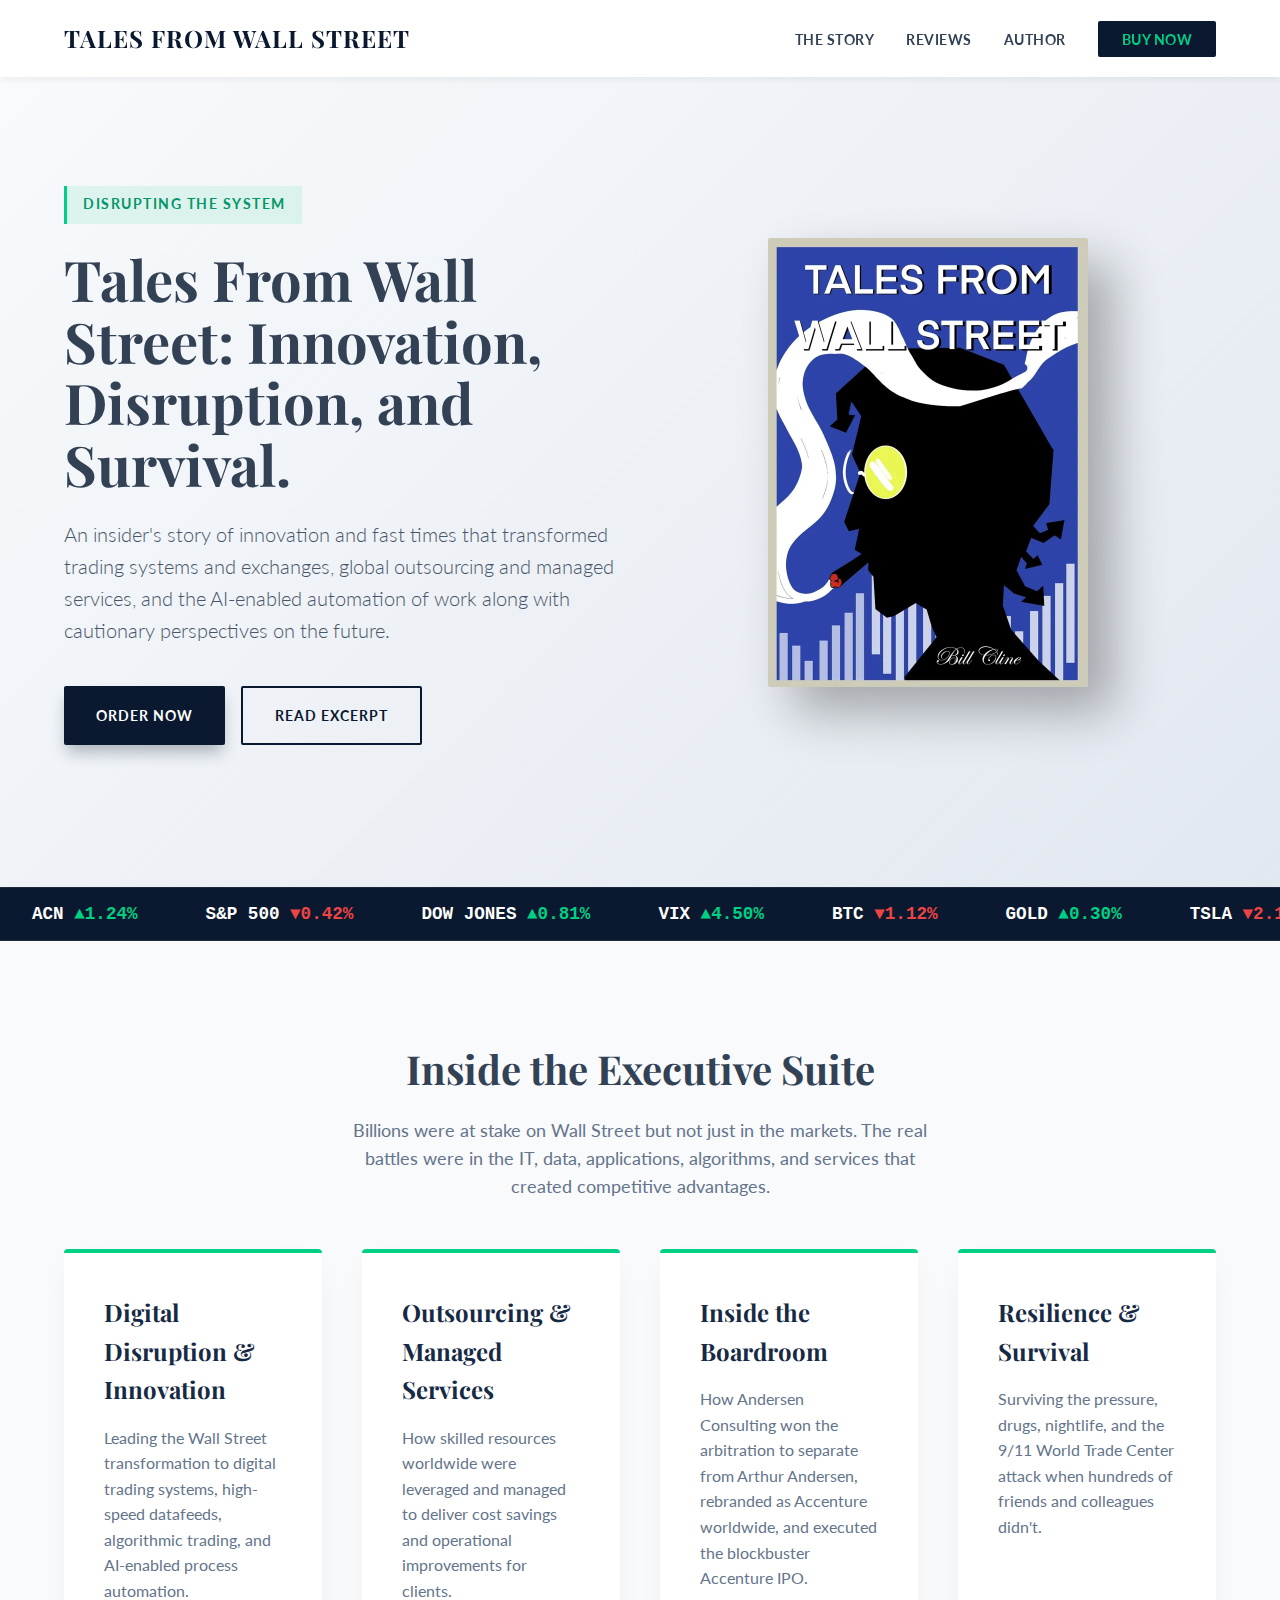
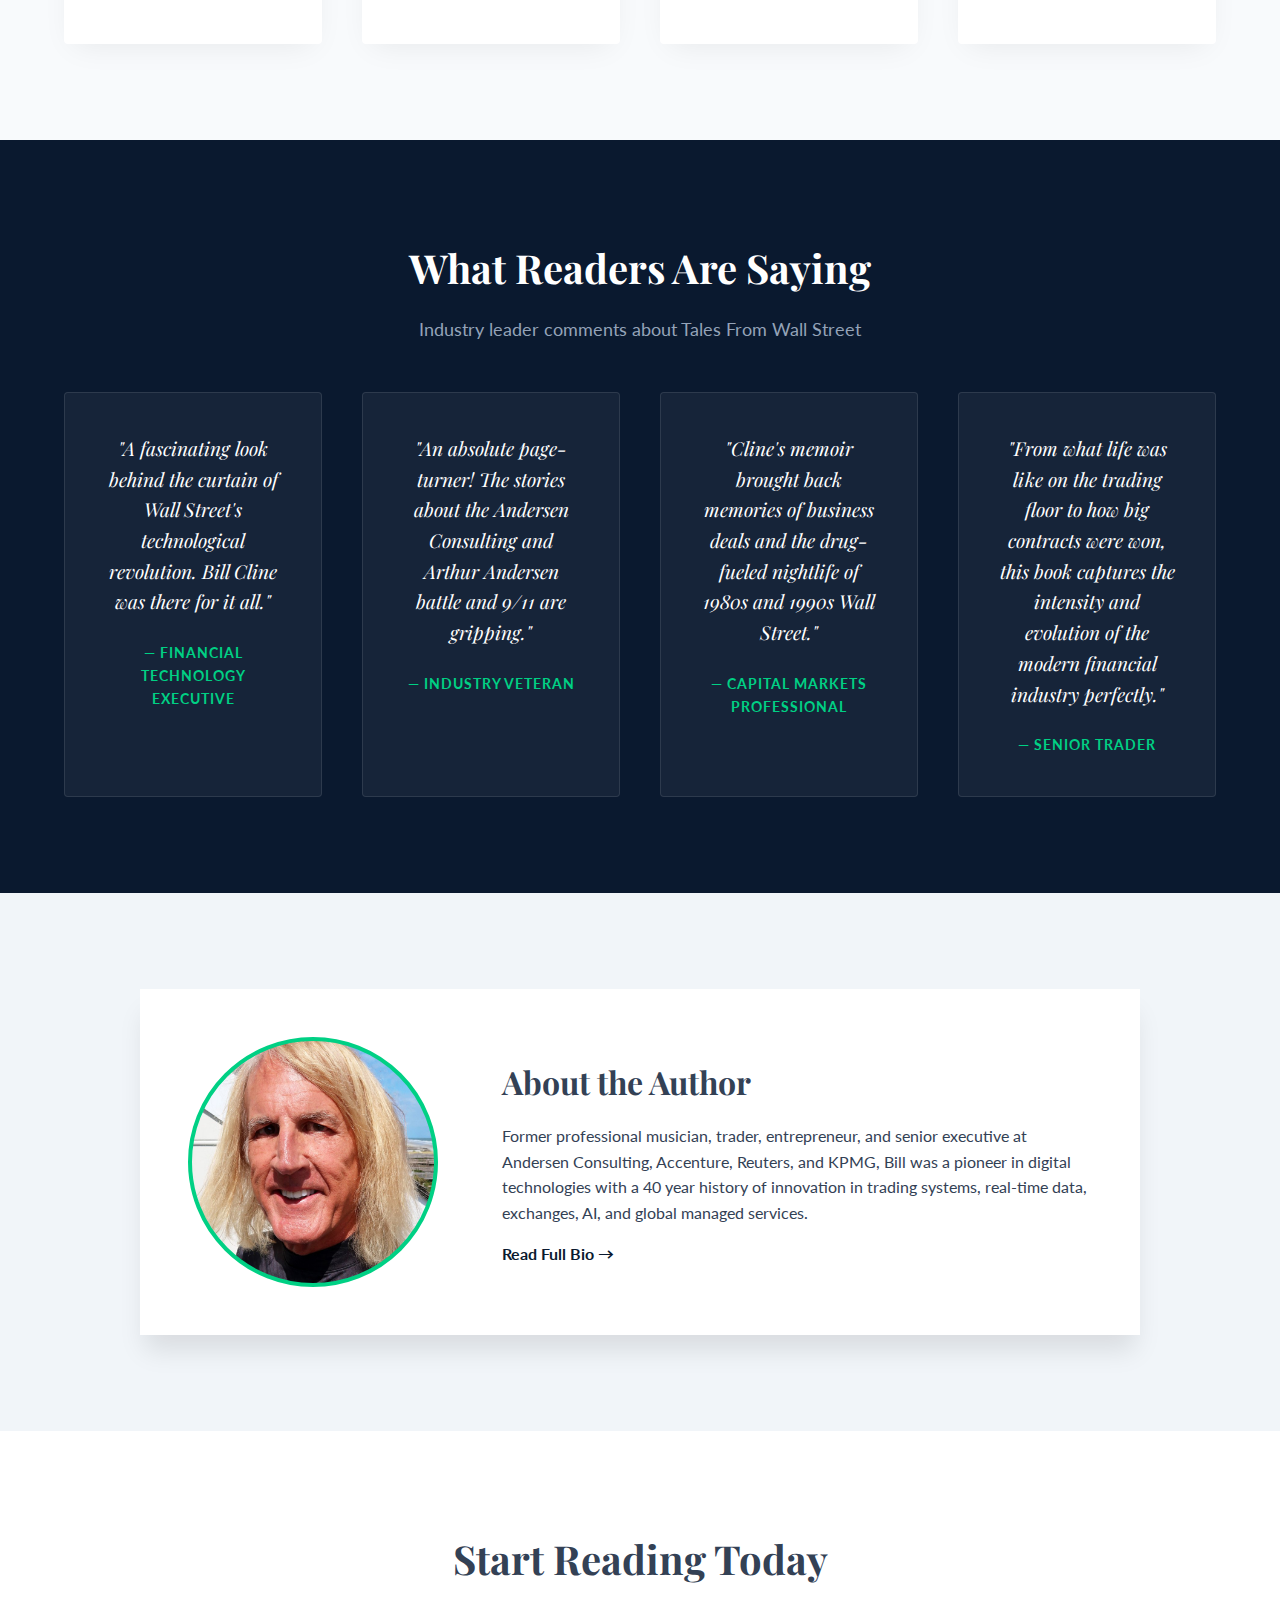
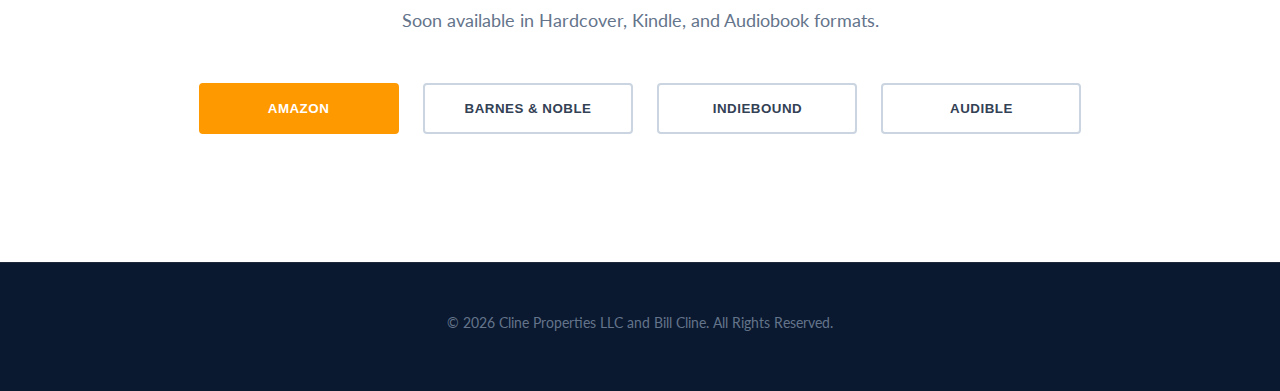
<file: index.html>
<!DOCTYPE html>
<html lang="en">

<head>
    <meta charset="UTF-8">
    <meta name="viewport" content="width=device-width, initial-scale=1.0">
    <title>Tales From Wall Street - Bill Cline</title>
    <meta name="description"
        content="Tales From Wall Street — Bill Cline's memoir recounting 40 years of innovation and digital transformationof trading systems, real-time data, exchanges, global outsourcing, and AI-enabled intelligent automation with a front row seat to Andersen Consulting separation from Arthur Andersen, the blockbuster Aceenture IPO, and surviving the tragedy of 9/11.">
    <meta name="keywords"
        content="tales from wall street,bill cline memoir,trading systems,IT,real-time data,ai intelligent automation,artificial intelligence,exchanges,outsourcing,global consulting,accenture,andersen consulting,reuters,kpmg,accenture ipo,innovation,digital transformation,digital disruption,professional services">
    <meta name="author" content="bill cline,william f. cline">

    <!-- Google Fonts -->
    <link rel="preconnect" href="https://fonts.googleapis.com">
    <link rel="preconnect" href="https://fonts.gstatic.com" crossorigin>
    <link
        href="https://fonts.googleapis.com/css2?family=Lato:wght@300;400;700&family=Playfair+Display:ital,wght@0,400;0,700;1,400&display=swap"
        rel="stylesheet">

    <!-- Link to external CSS -->
    <link rel="stylesheet" href="style.css">
</head>

<body>

    <!-- NAV -->
    <nav class="navbar">
        <a href="#" class="logo">Tales From Wall Street</a>
        <button class="mobile-toggle" aria-label="Toggle navigation">
            <span class="bar"></span>
            <span class="bar"></span>
            <span class="bar"></span>
        </button>
        <ul class="nav-links">
            <li><a href="#about">The Story</a></li>
            <li><a href="#reviews">Reviews</a></li>
            <li><a href="#author">Author</a></li>
            <li><a href="#buy" class="btn-nav">Buy Now</a></li>
        </ul>
    </nav>

    <!-- HERO -->
    <header class="hero">
        <div class="hero-content">
            <span class="tagline">Disrupting the System</span>
            <h1>Tales From Wall Street: Innovation, Disruption, and Survival.</h1>
            <p>An insider's story of innovation and fast times that transformed trading systems and exchanges, global
                outsourcing and managed services, and the AI-enabled automation of work along with cautionary
                perspectives on the future.</p>
            <div class="cta-group">
                <a href="#buy" class="btn-primary">Order Now</a>
                <a href="excerpt.html" class="btn-secondary">Read Excerpt</a>
            </div>
        </div>
        <div class="hero-image">
            <picture>
                <source type="image/webp"
                    srcset="images/cover-320.webp 320w, images/cover-640.webp 640w, images/cover-1200.webp 1200w"
                    sizes="(max-width: 600px) 320px, 640px">
                <img src="images/cover-640.jpg"
                    srcset="images/cover-320.jpg 320w, images/cover-640.jpg 640w, images/cover-1200.jpg 1200w"
                    sizes="(max-width: 600px) 320px, 640px" alt="Tales From Wall Street Book Cover"
                    class="book-cover-img" loading="lazy"
                    style="max-width: 320px; height: auto; box-shadow: 25px 25px 50px rgba(0, 0, 0, 0.3); border-radius: 2px;">
            </picture>
        </div>
    </header>

    <!-- TICKER -->
    <div class="ticker-wrap">
        <div class="ticker">
            <div class="ticker-item">ACN <span class="up">▲1.24%</span></div>
            <div class="ticker-item">S&P 500 <span class="down">▼0.42%</span></div>
            <div class="ticker-item">DOW JONES <span class="up">▲0.81%</span></div>
            <div class="ticker-item">VIX <span class="up">▲4.50%</span></div>
            <div class="ticker-item">BTC <span class="down">▼1.12%</span></div>
            <div class="ticker-item">GOLD <span class="up">▲0.30%</span></div>
            <div class="ticker-item">TSLA <span class="down">▼2.15%</span></div>
            <div class="ticker-item">AAPL <span class="up">▲1.05%</span></div>
            <!-- Repeat for seamless loop effect -->
            <div class="ticker-item">NASDAQ <span class="up">▲1.24%</span></div>
            <div class="ticker-item">S&P 500 <span class="down">▼0.42%</span></div>
            <div class="ticker-item">DOW JONES <span class="up">▲0.81%</span></div>
            <div class="ticker-item">VIX <span class="up">▲4.50%</span></div>
        </div>
    </div>

    <!-- ABOUT SECTION -->
    <section id="about" class="section">
        <div class="section-header">
            <h2>Inside the Executive Suite</h2>
            <p>Billions were at stake on Wall Street but not just in the markets. The real battles were in the IT, data,
                applications, algorithms, and services that created competitive advantages.</p>
        </div>

        <div class="grid-4">
            <div class="feature-card">
                <h3>Digital Disruption & Innovation</h3>
                <p>Leading the Wall Street transformation to digital trading systems, high-speed datafeeds, algorithmic
                    trading, and AI-enabled process automation.</p>
            </div>
            <div class="feature-card">
                <h3>Outsourcing & Managed Services</h3>
                <p>How skilled resources worldwide were leveraged and managed to deliver cost savings and operational
                    improvements
                    for clients.</p>
            </div>
            <div class="feature-card">
                <h3>Inside the Boardroom</h3>
                <p>How Andersen Consulting won the arbitration to separate from Arthur Andersen, rebranded as Accenture
                    worldwide,
                    and executed the blockbuster Accenture IPO.</p>
            </div>
            <div class="feature-card">
                <h3>Resilience & Survival</h3>
                <p>Surviving the pressure, drugs, nightlife, and the 9/11 World Trade Center attack when hundreds of
                    friends and colleagues didn't.</p>
            </div>
        </div>
    </section>

    <!-- REVIEWS SECTION -->
    <section id="reviews" class="section reviews-section">
        <div class="section-header">
            <h2>What Readers Are Saying</h2>
            <p>Industry leader comments about Tales From Wall Street</p>
        </div>

        <div class="grid-4">
            <div class="review-card">
                <div class="review-text">"A fascinating look behind the curtain of Wall Street's technological
                    revolution. Bill Cline was there for it all."</div>
                <div class="review-author">— Financial Technology Executive</div>
            </div>
            <div class="review-card">
                <div class="review-text">"An absolute page-turner! The stories about the Andersen Consulting and Arthur
                    Andersen battle and 9/11 are
                    gripping."</div>
                <div class="review-author">— Industry Veteran</div>
            </div>
            <div class="review-card">
                <div class="review-text">"Cline's memoir brought back memories of business deals and the drug-fueled
                    nightlife of 1980s and 1990s Wall Street."</div>
                <div class="review-author">— Capital Markets Professional</div>
            </div>
            <div class="review-card">
                <div class="review-text">"From what life was like on the trading floor to how big contracts were won,
                    this book
                    captures the intensity and evolution of the modern financial industry perfectly."</div>
                <div class="review-author">— Senior Trader</div>
            </div>
        </div>
    </section>

    <!-- AUTHOR SECTION -->
    <section id="author" class="section author-section">
        <div class="author-container">
            <div class="author-img"></div>
            <div class="author-content">
                <h3>About the Author</h3>
                <p>Former professional musician, trader, entrepreneur, and senior executive at Andersen Consulting,
                    Accenture, Reuters, and KPMG, Bill was a pioneer in digital technologies with a 40 year
                    history of innovation in trading systems, real-time data, exchanges, AI, and global managed
                    services.</p>
                <a href="about.html" class="author-bio-link">Read Full Bio &rarr;</a>
            </div>
        </div>
    </section>

    <!-- BUY SECTION -->
    <section id="buy" class="section purchase-section">
        <div class="section-header">
            <h2>Start Reading Today</h2>
            <p>Soon available in Hardcover, Kindle, and Audiobook formats.</p>
        </div>

        <div class="vendor-grid">
            <button class="vendor-btn primary" onclick="window.open('https://amazon.com', '_blank')">Amazon</button>
            <button class="vendor-btn" onclick="window.open('https://barnesandnoble.com', '_blank')">Barnes &
                Noble</button>
            <button class="vendor-btn" onclick="window.open('https://bookshop.org', '_blank')">IndieBound</button>
            <button class="vendor-btn" onclick="window.open('https://audible.com', '_blank')">Audible</button>
        </div>
    </section>

    <!-- FOOTER -->
    <footer>
        <p>&copy; 2026 Cline Properties LLC and Bill Cline. All Rights Reserved.</p>
    </footer>

    <!-- Link to external JS -->
    <script src="script.js"></script>

</body>

</html>
</file>
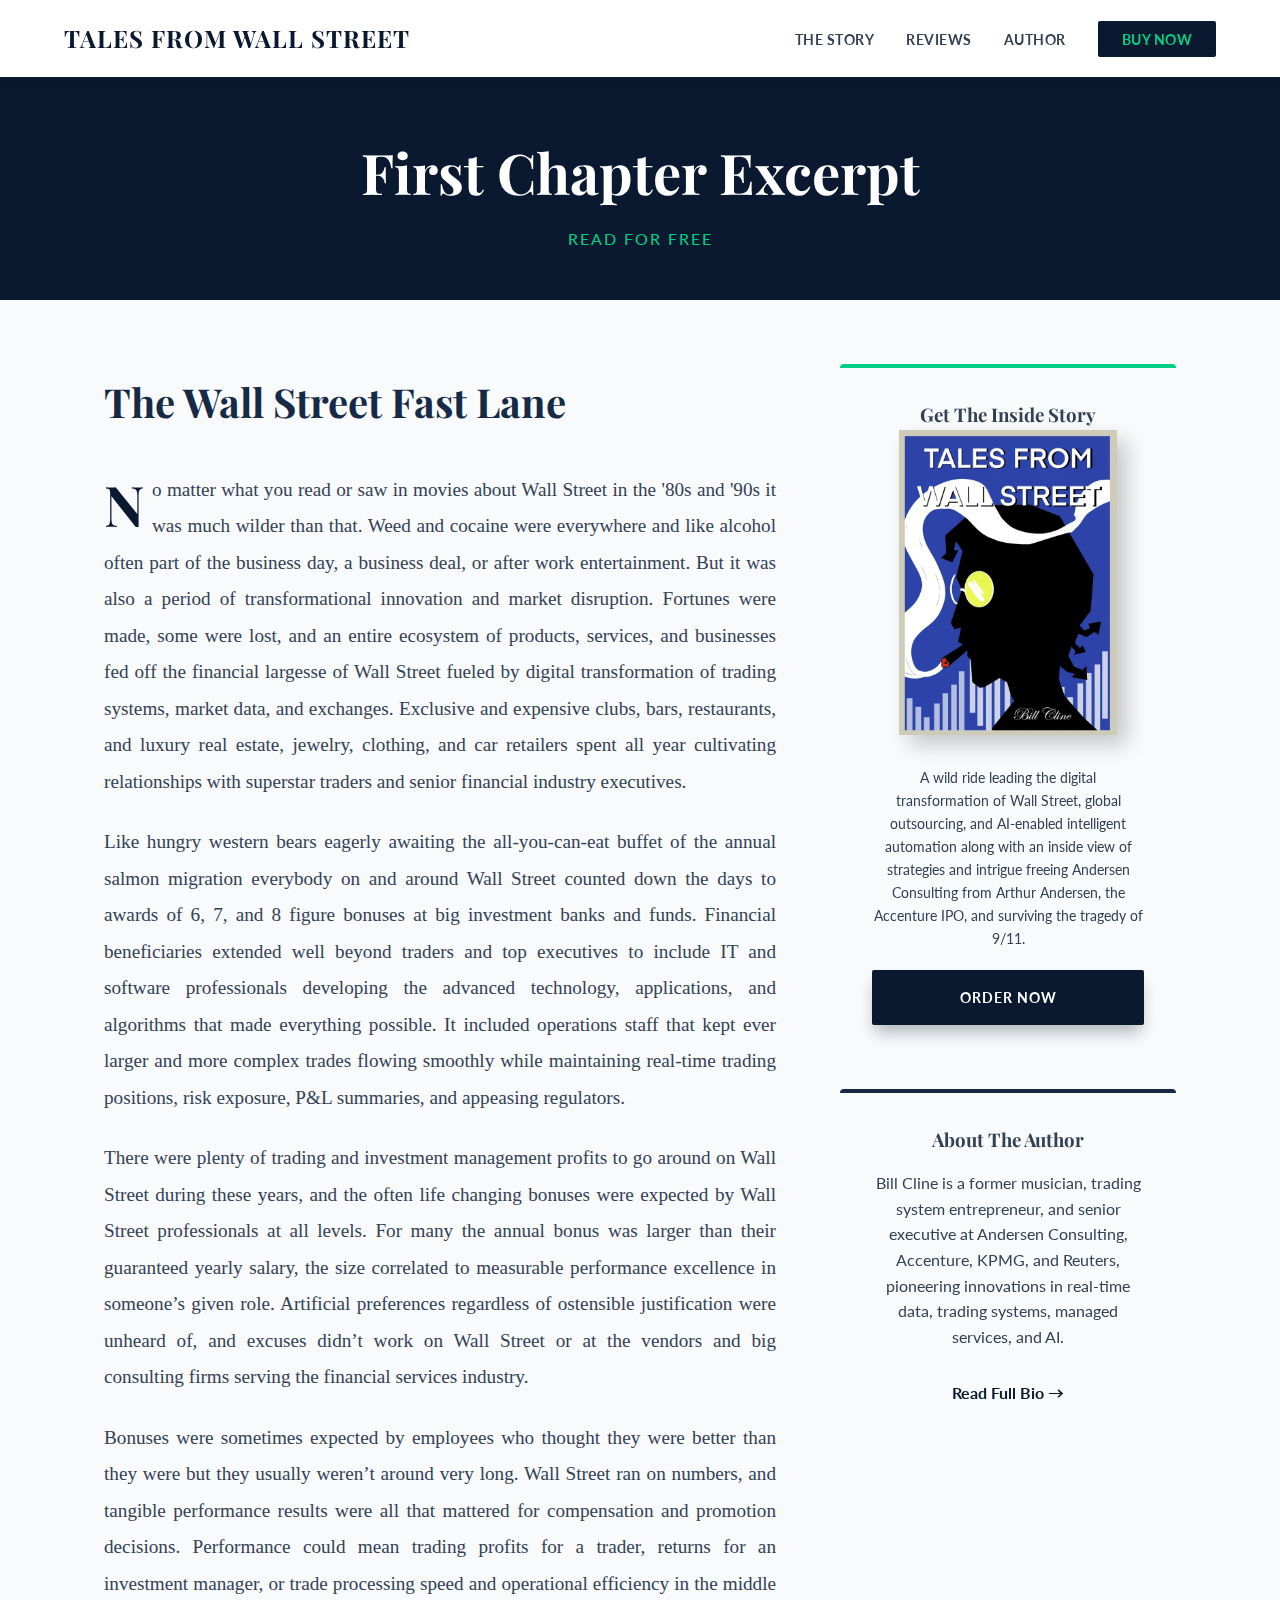
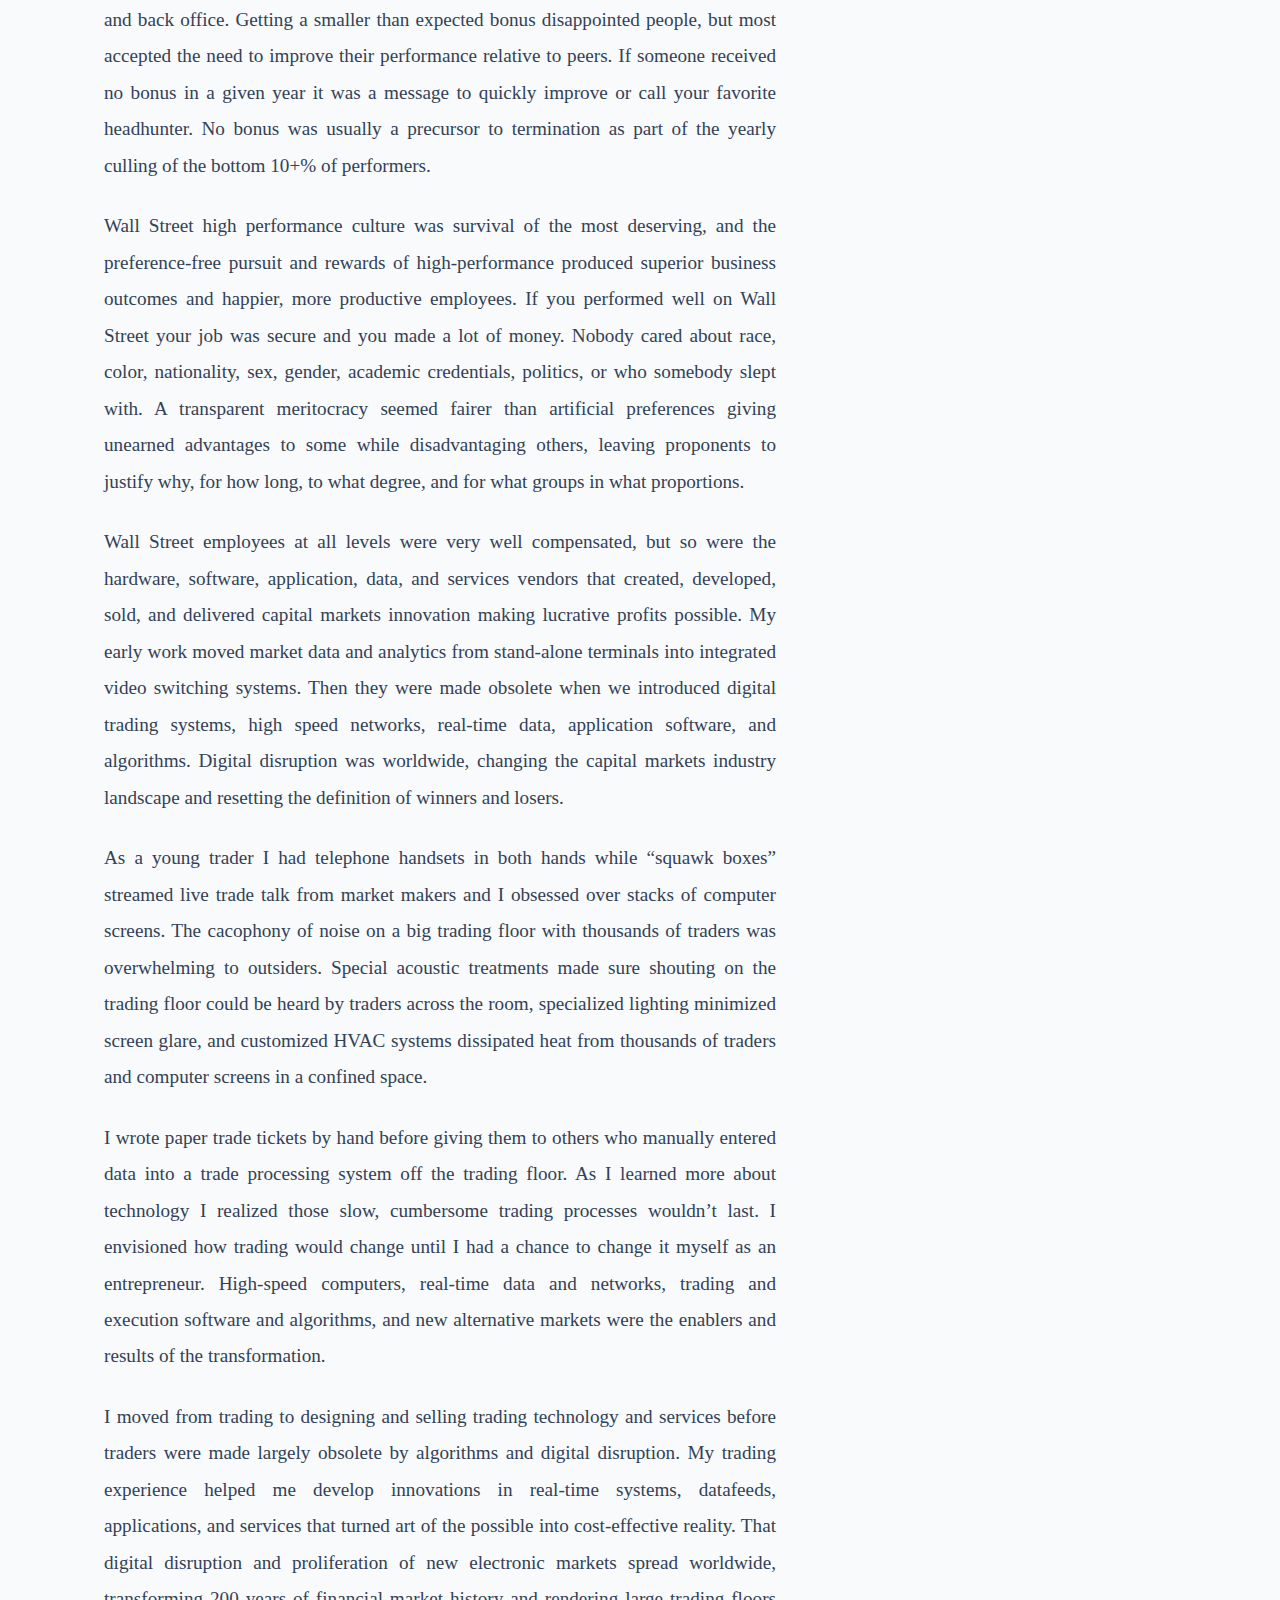
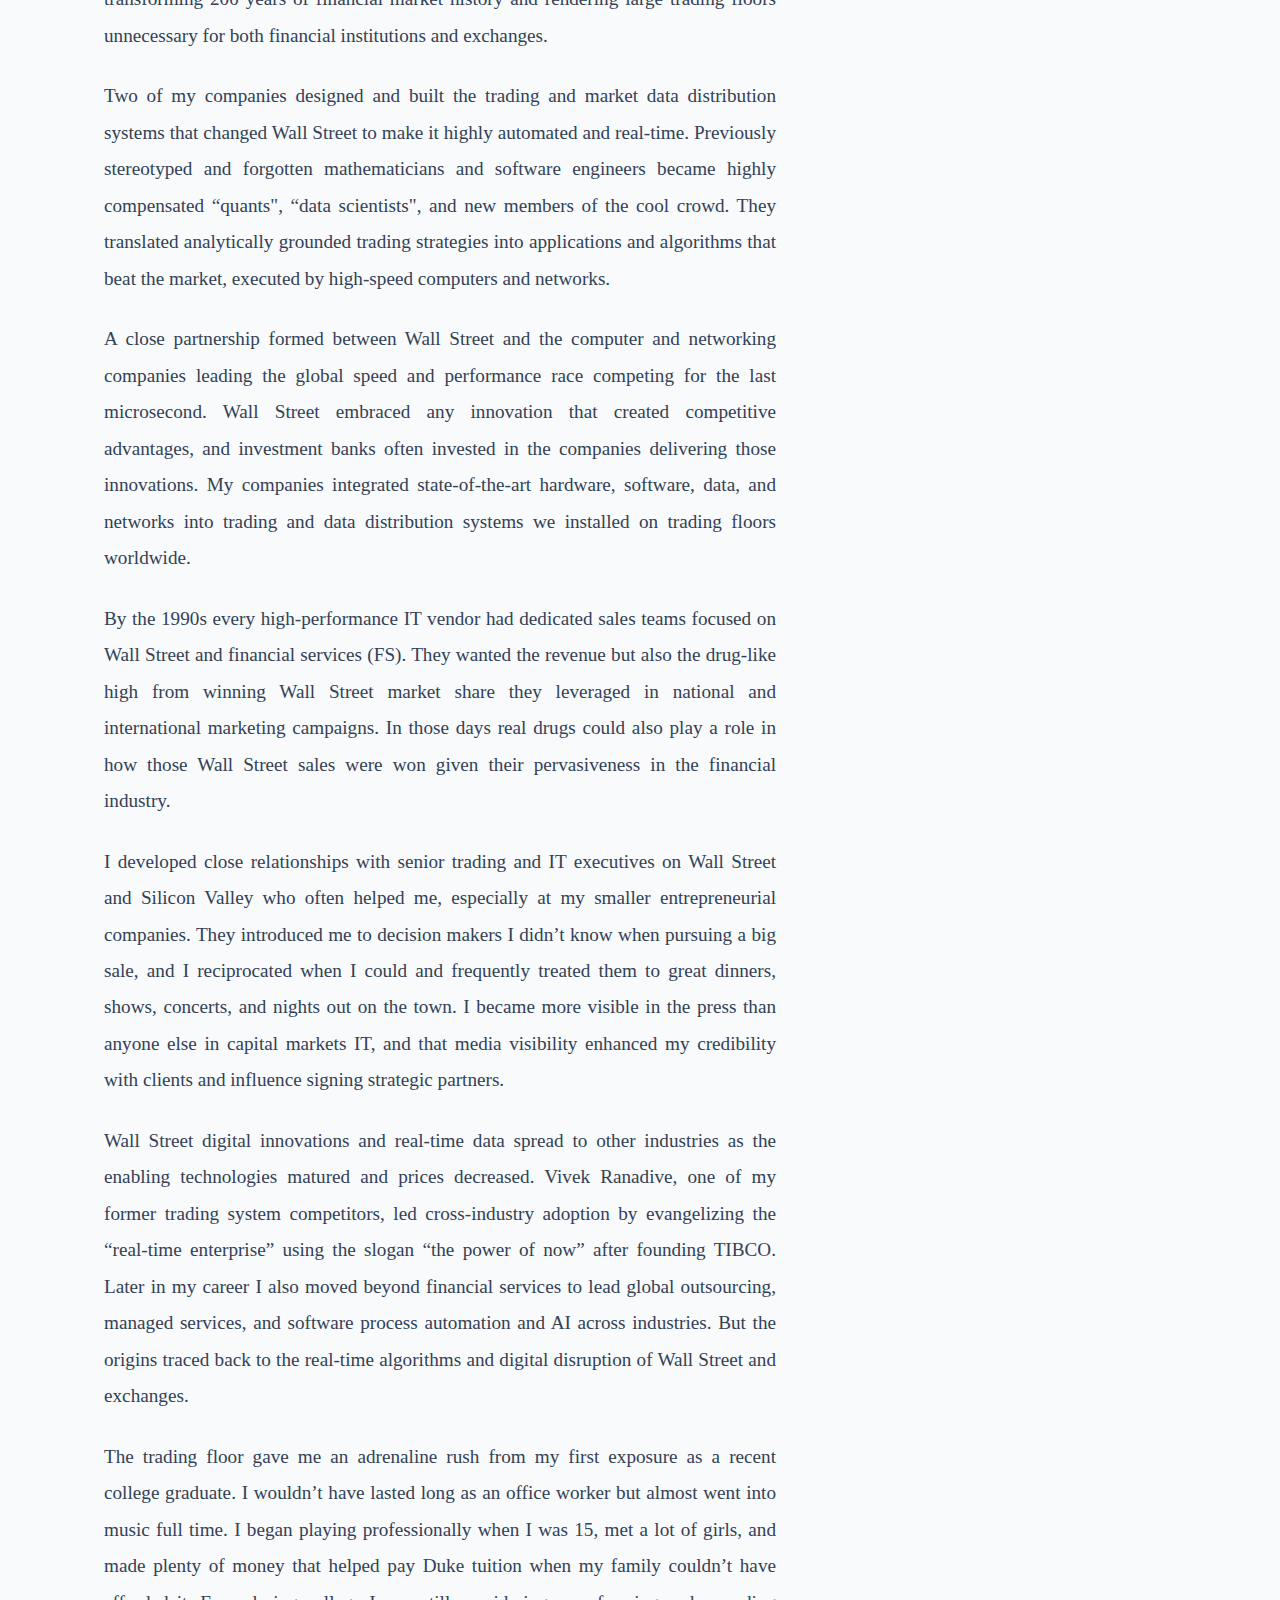
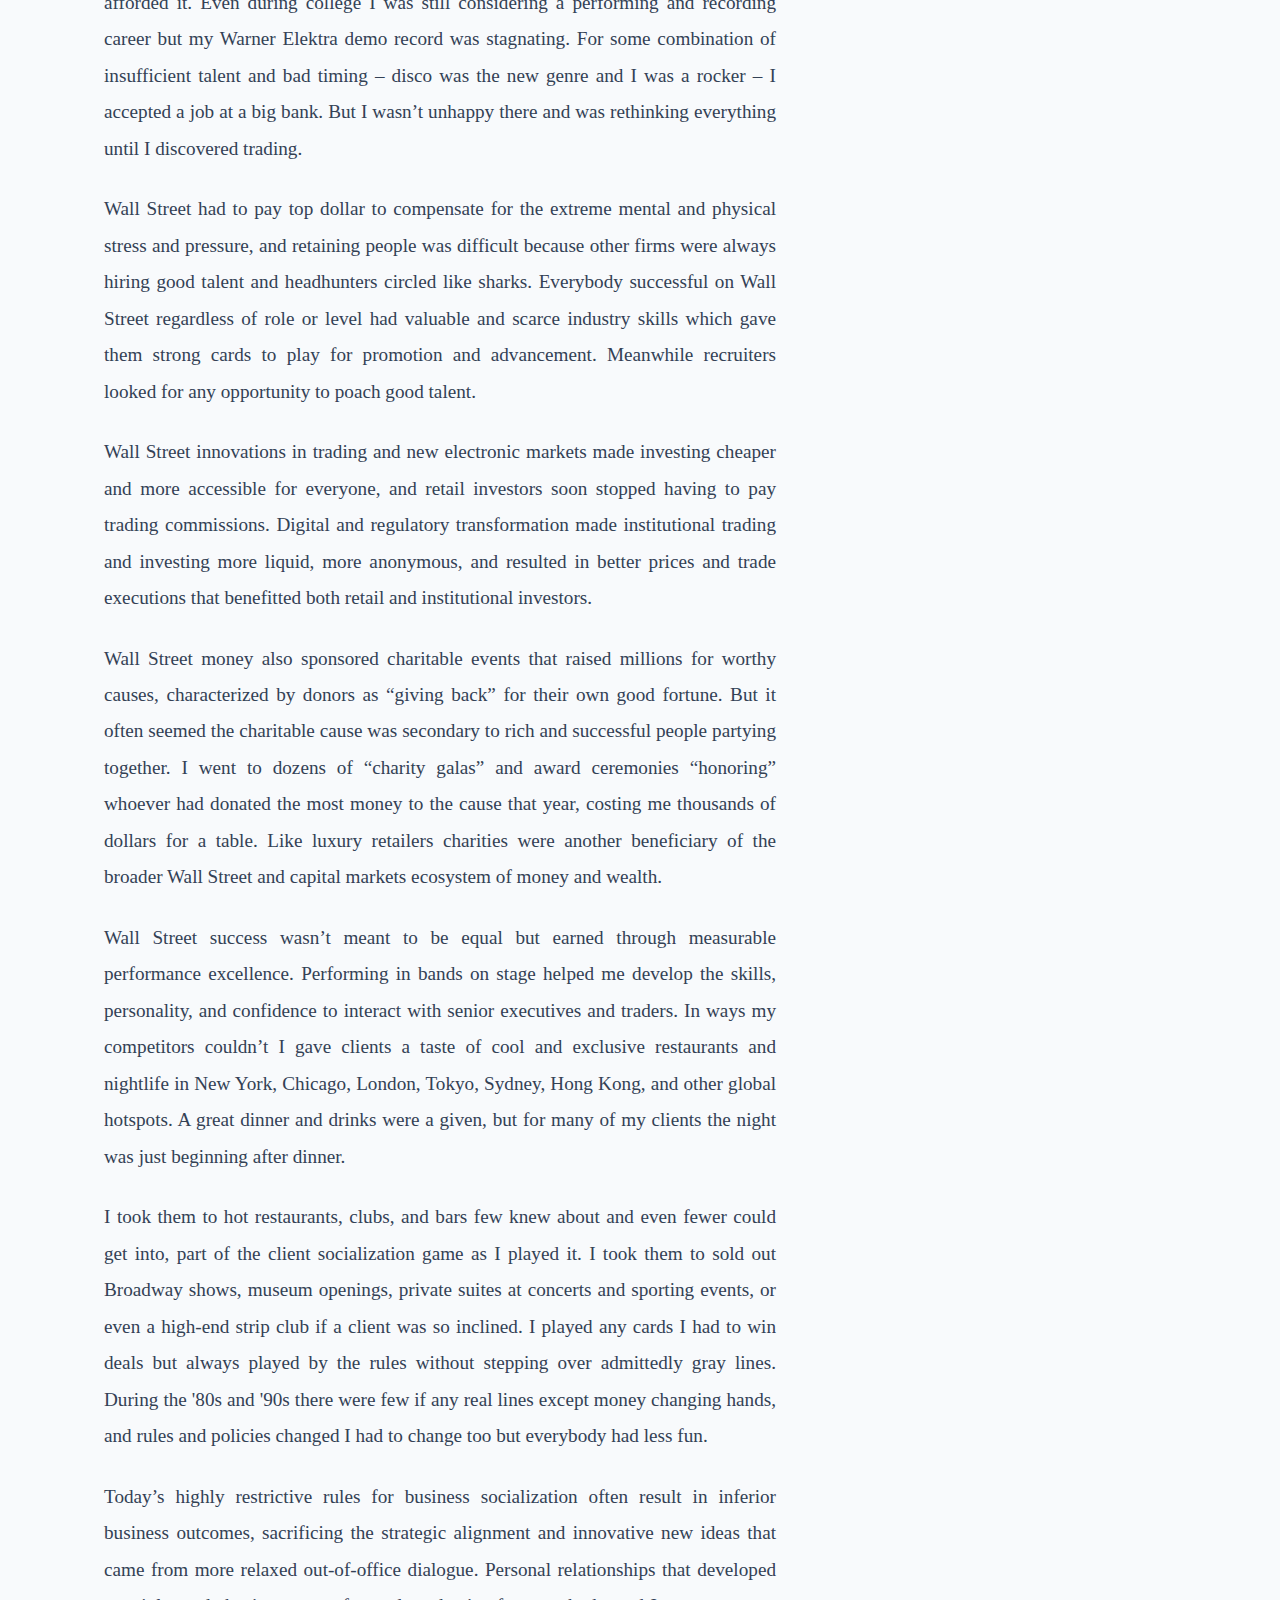
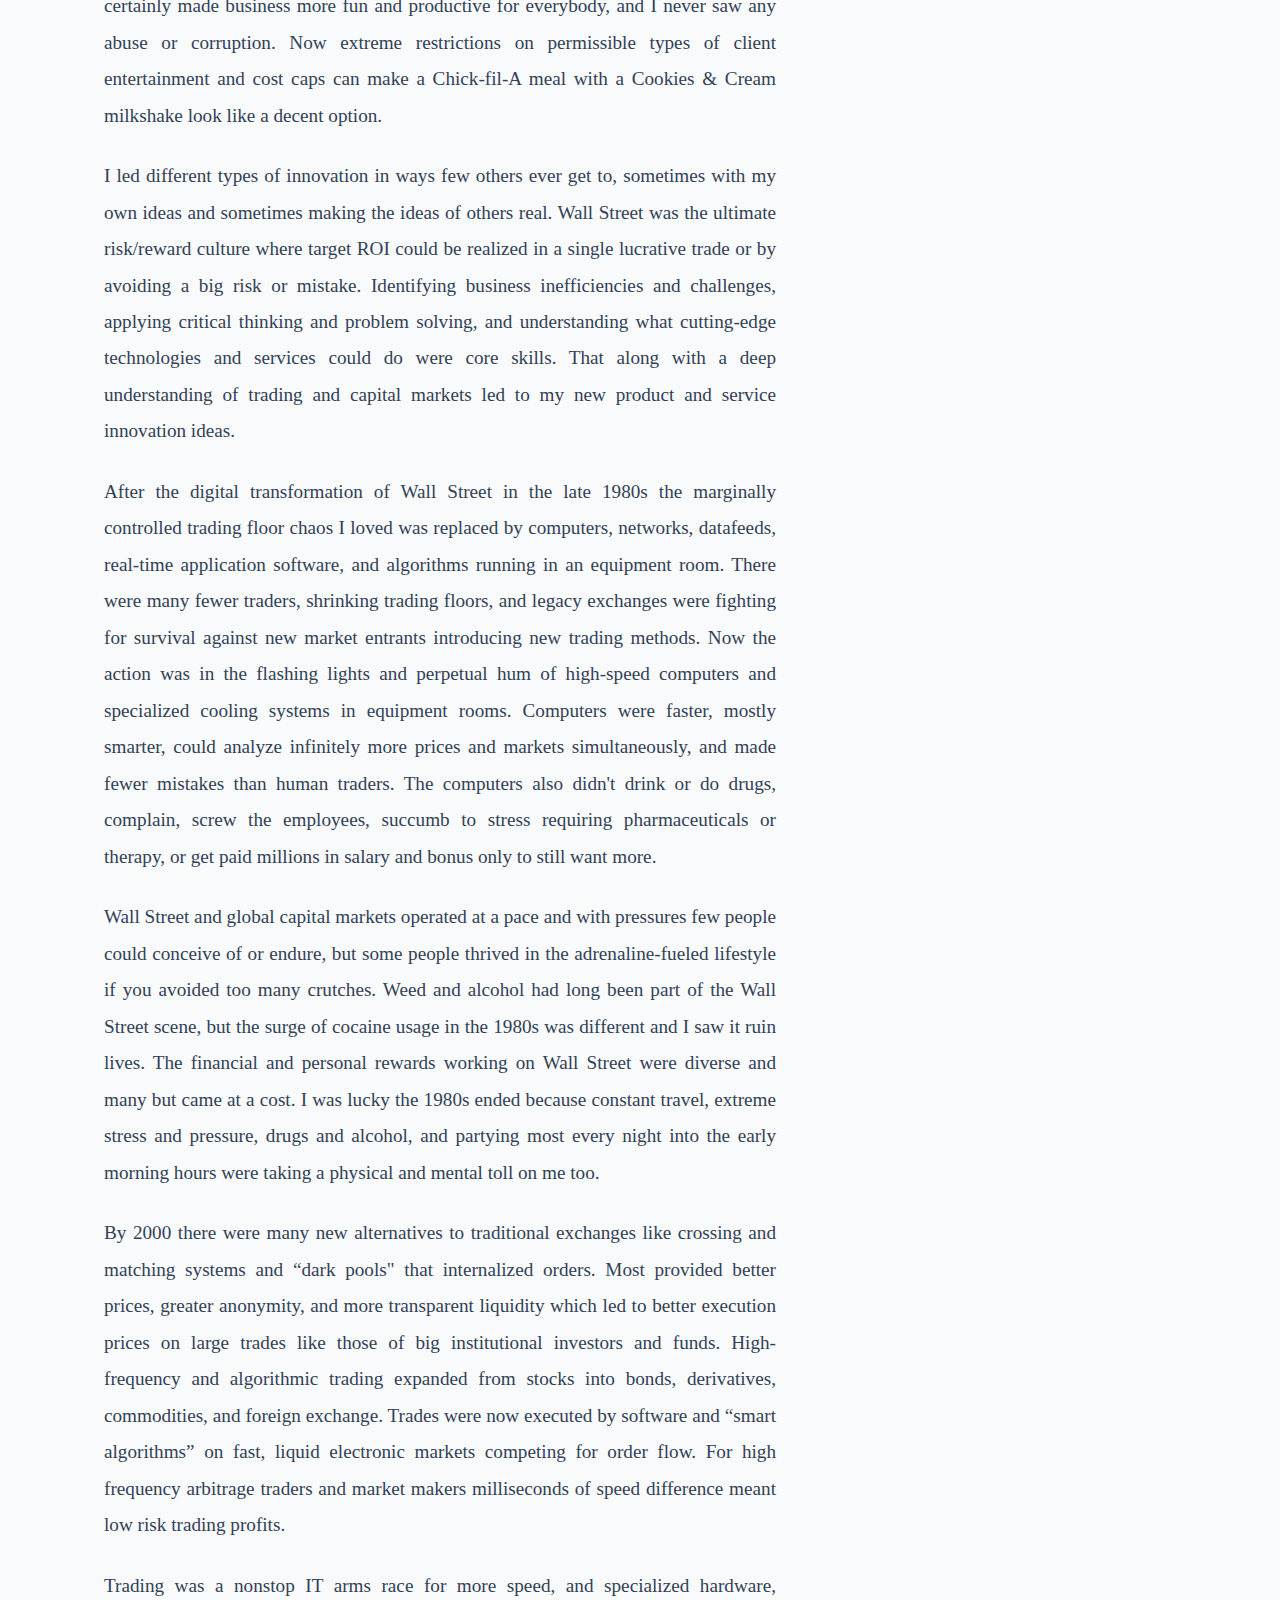
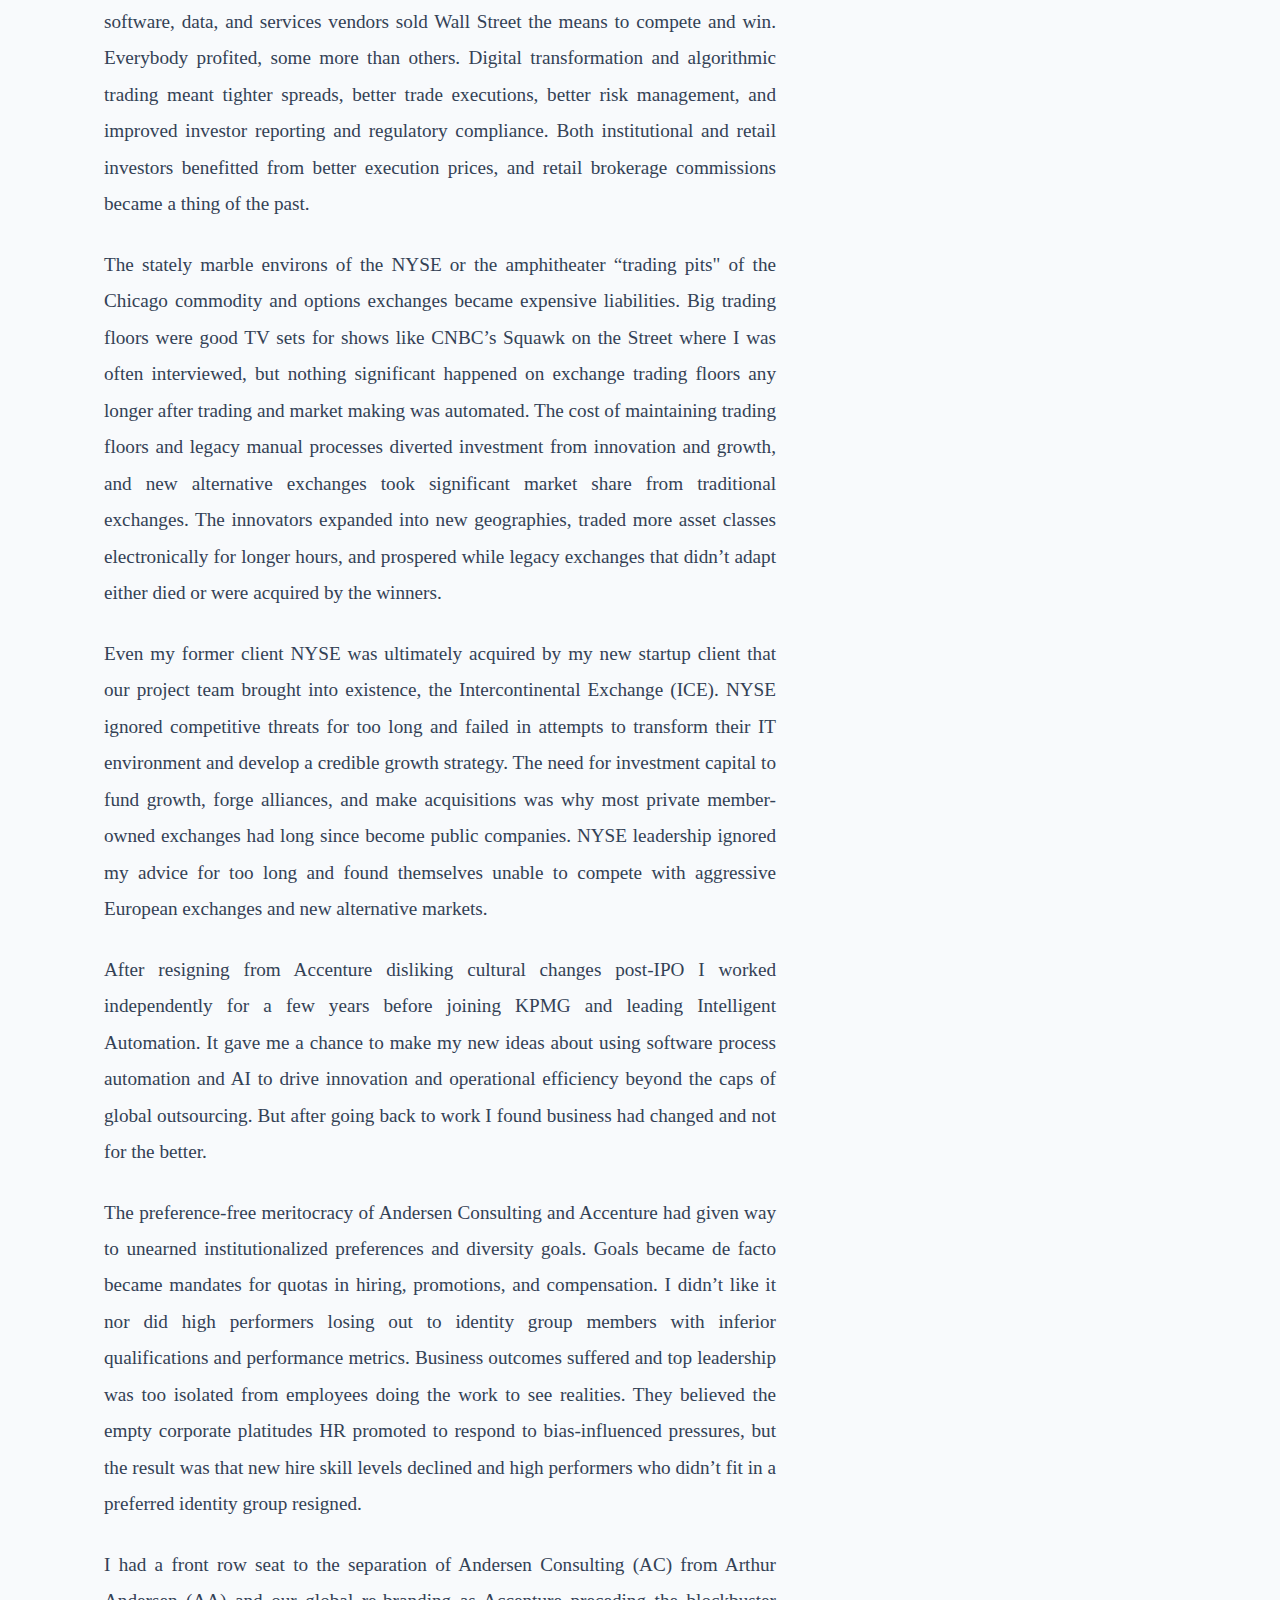
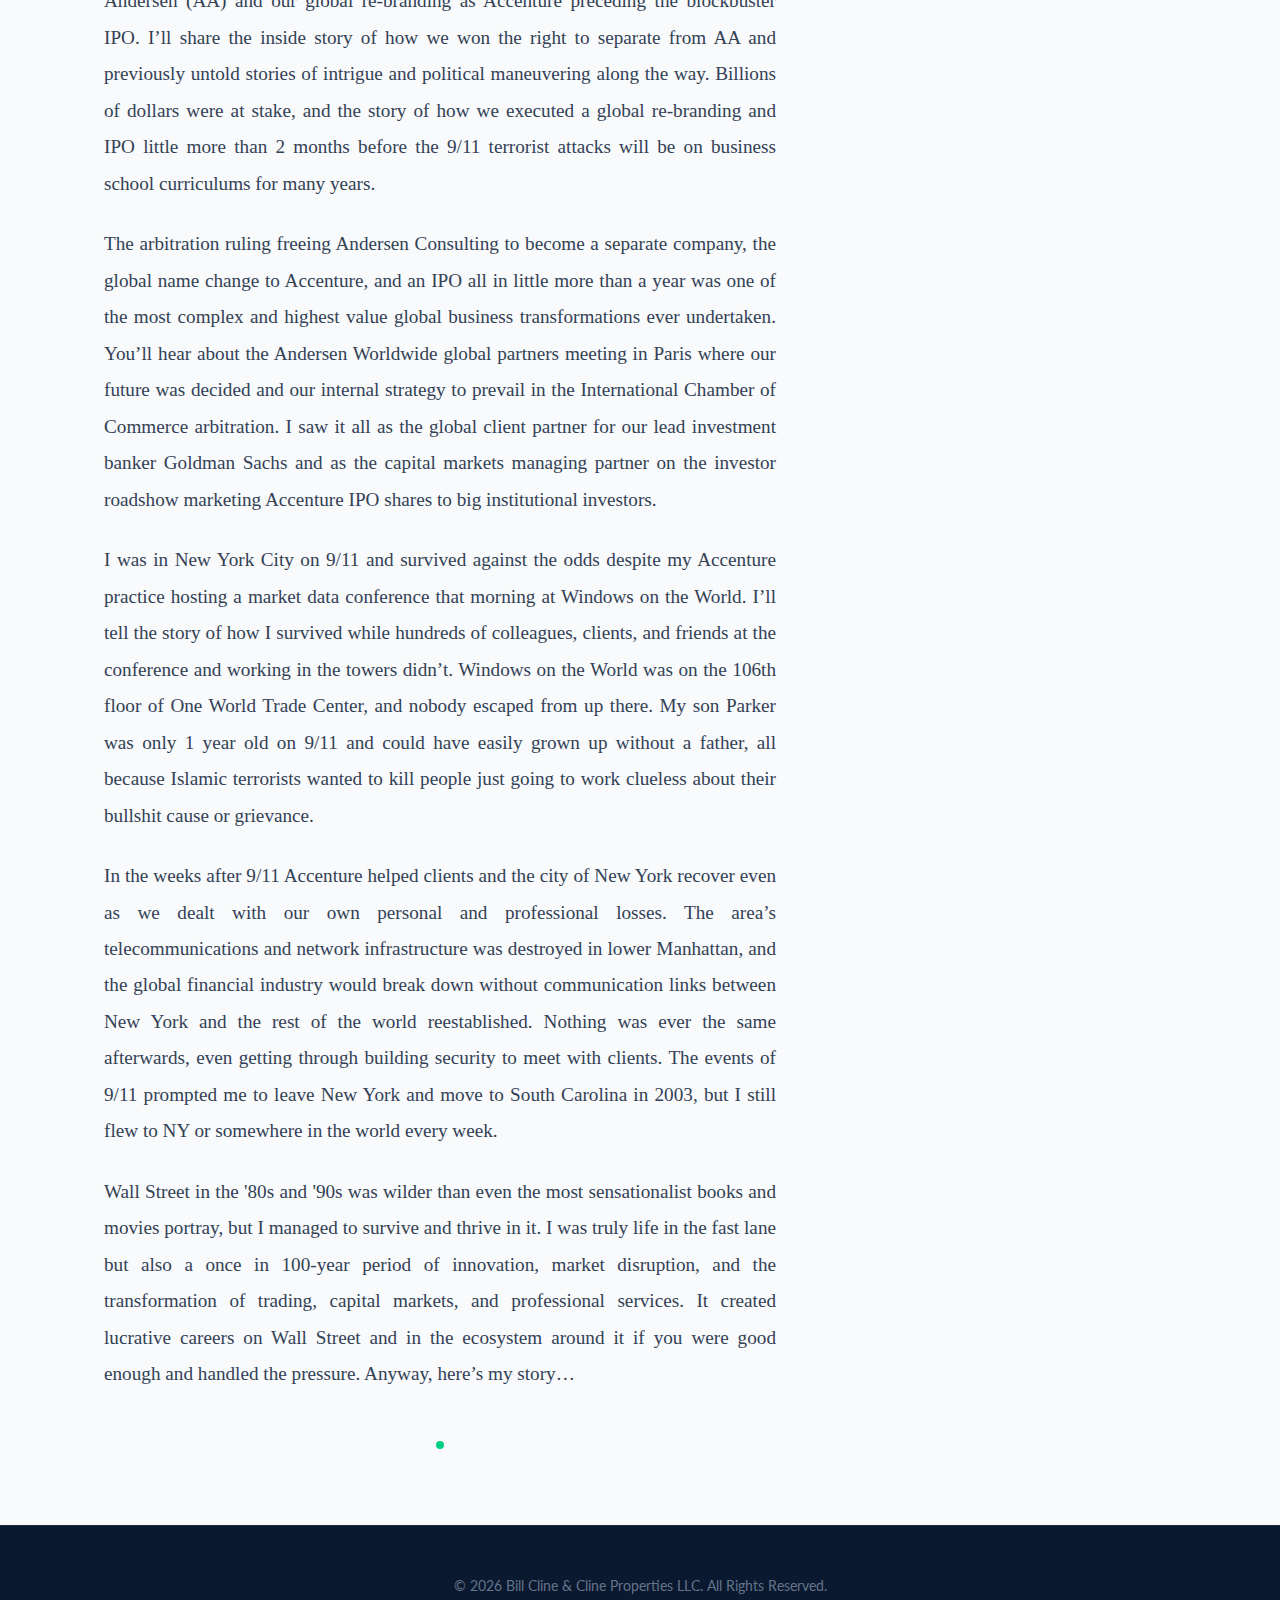
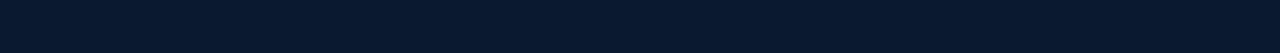
<file: excerpt.html>
<!DOCTYPE html>
<html lang="en">

<head>
    <meta charset="UTF-8">
    <meta name="viewport" content="width=device-width, initial-scale=1.0">
    <title>Excerpt: The Wall Street Fast Lane - Tales From Wall Street</title>
    <meta name="description"
        content="Read the first chapter excerpt of Tales From Wall Street — a memoir of trading systems, outsourcing, and AI-enabled intelligent automation as an entrepreneur and senior leadership partner and executive at Accenture, Andersen Consulting, KPMG, and Reuters.">
    <meta name="keywords"
        content="bill cline,wall street,trading systems,innovation,digital transformation,accenture,reuters,kpmg,exchanges,alternative exchanges,dark pools,global outsourcing,managed services,real-time data,market data,reference data,trading technology,wall street memoir,trading technology,financial services,capital markets,9/11,accenture ipo,arthur andersen">
    <meta name="author" content="Bill Cline">

    <!-- Google Fonts -->
    <link rel="preconnect" href="https://fonts.googleapis.com">
    <link rel="preconnect" href="https://fonts.gstatic.com" crossorigin>
    <link
        href="https://fonts.googleapis.com/css2?family=Lato:wght@300;400;700&family=Playfair+Display:ital,wght@0,400;0,700;1,400&display=swap"
        rel="stylesheet">

    <!-- Link to external CSS -->
    <link rel="stylesheet" href="style.css">
    <style>
        .excerpt-header {
            background: var(--primary);
            color: var(--white);
            text-align: center;
            padding: 4rem 5% 3rem;
            position: relative;
        }

        .excerpt-container {
            display: flex;
            max-width: 1200px;
            margin: 0 auto;
            padding: 4rem 5%;
            gap: 4rem;
        }

        .excerpt-content {
            flex: 2;
            font-size: 1.2rem;
            line-height: 1.9;
            color: #334155;
            font-family: 'Merriweather', serif;
            /* Use a serif for better long-form reading if available, or fallback */
        }

        .excerpt-content p {
            margin-bottom: 1.5rem;
            text-align: justify;
        }

        .excerpt-content h2 {
            font-size: 2.5rem;
            margin-bottom: 2rem;
            color: var(--secondary);
            text-align: left;
        }

        .sidebar {
            flex: 1;
            position: sticky;
            top: 100px;
            height: fit-content;
            display: flex;
            flex-direction: column;
            gap: 2rem;
        }

        .sidebar-card {
            background: #f8fafc;
            padding: 2rem;
            border-radius: 4px;
            border-top: 4px solid var(--accent);
            text-align: center;
        }

        .sidebar-book-img {
            width: 80%;
            height: auto;
            box-shadow: 10px 10px 20px rgba(0, 0, 0, 0.2);
            margin-bottom: 1.5rem;
        }

        @media (max-width: 900px) {
            .excerpt-container {
                flex-direction: column;
            }

            .sidebar {
                position: static;
                order: -1;
            }
        }

        /* Drop cap for first letter */
        .excerpt-content p:first-of-type::first-letter {
            float: left;
            font-size: 3.5rem;
            line-height: 1;
            padding-right: 8px;
            padding-top: 4px;
            color: var(--primary);
            font-family: var(--font-head);
            font-weight: 700;
        }
    </style>
</head>

<body>

    <!-- NAV -->
    <nav class="navbar">
        <a href="index.html" class="logo">Tales From Wall Street</a>
        <button class="mobile-toggle" aria-label="Toggle navigation">
            <span class="bar"></span>
            <span class="bar"></span>
            <span class="bar"></span>
        </button>
        <ul class="nav-links">
            <li><a href="index.html#about">The Story</a></li>
            <li><a href="index.html#reviews">Reviews</a></li>
            <li><a href="index.html#author">Author</a></li>
            <li><a href="index.html#buy" class="btn-nav">Buy Now</a></li>
        </ul>
    </nav>

    <!-- HEADER -->
    <header class="excerpt-header">
        <h1>First Chapter Excerpt</h1>
        <p style="color: var(--accent); text-transform: uppercase; letter-spacing: 2px; margin-top: 10px;">Read for Free
        </p>
    </header>

    <!-- MAIN CONTENT -->
    <main class="excerpt-container">

        <article class="excerpt-content">
            <h2>The Wall Street Fast Lane</h2>

            <p>No matter what you read or saw in movies about Wall Street in the '80s and '90s it was much wilder than
                that. Weed and cocaine were everywhere and like alcohol often part of the business day, a business deal,
                or after work entertainment. But it was also a period of transformational innovation and market
                disruption. Fortunes were made, some were lost, and an entire ecosystem of products, services, and
                businesses fed off the financial largesse of Wall Street fueled by digital transformation of trading
                systems, market data, and exchanges. Exclusive and expensive clubs, bars, restaurants, and luxury real
                estate, jewelry, clothing, and car retailers spent all year cultivating relationships with superstar
                traders and senior financial industry executives.</p>

            <p>Like hungry western bears eagerly awaiting the all-you-can-eat buffet of the annual salmon migration
                everybody on and around Wall Street counted down the days to awards of 6, 7, and 8 figure bonuses at big
                investment banks and funds. Financial beneficiaries extended well beyond traders and top executives to
                include IT and software professionals developing the advanced technology, applications, and algorithms
                that made everything possible. It included operations staff that kept ever larger and more complex
                trades flowing smoothly while maintaining real-time trading positions, risk exposure, P&L summaries, and
                appeasing regulators.</p>

            <p>There were plenty of trading and investment management profits to go around on Wall Street during these
                years, and the often life changing bonuses were expected by Wall Street professionals at all levels. For
                many the annual bonus was larger than their guaranteed yearly salary, the size correlated to measurable
                performance excellence in someone’s given role. Artificial preferences regardless of ostensible
                justification were unheard of, and excuses didn’t work on Wall Street or at the vendors and big
                consulting firms serving the financial services industry.</p>

            <p>Bonuses were sometimes expected by employees who thought they were better than they were but they usually
                weren’t around very long. Wall Street ran on numbers, and tangible performance results were all that
                mattered for compensation and promotion decisions. Performance could mean trading profits for a trader,
                returns for an investment manager, or trade processing speed and operational efficiency in the middle
                and back office. Getting a smaller than expected bonus disappointed people, but most accepted the need
                to improve their performance relative to peers. If someone received no bonus in a given year it was a
                message to quickly improve or call your favorite headhunter. No bonus was usually a precursor to
                termination as part of the yearly culling of the bottom 10+% of performers.</p>

            <p>Wall Street high performance culture was survival of the most deserving, and the preference-free pursuit
                and rewards of high-performance produced superior business outcomes and happier, more productive
                employees. If you performed well on Wall Street your job was secure and you made a lot of money. Nobody
                cared about race, color, nationality, sex, gender, academic credentials, politics, or who somebody slept
                with. A transparent meritocracy seemed fairer than artificial preferences giving unearned advantages to
                some while disadvantaging others, leaving proponents to justify why, for how long, to what degree, and
                for what groups in what proportions.</p>

            <p>Wall Street employees at all levels were very well compensated, but so were the hardware, software,
                application, data, and services vendors that created, developed, sold, and delivered capital markets
                innovation making lucrative profits possible. My early work moved market data and analytics from
                stand-alone terminals into integrated video switching systems. Then they were made obsolete when we
                introduced digital trading systems, high speed networks, real-time data, application software, and
                algorithms. Digital disruption was worldwide, changing the capital markets industry landscape and
                resetting the definition of winners and losers.</p>

            <p>As a young trader I had telephone handsets in both hands while “squawk boxes” streamed live trade talk
                from market makers and I obsessed over stacks of computer screens. The cacophony of noise on a big
                trading floor with thousands of traders was overwhelming to outsiders. Special acoustic treatments made
                sure shouting on the trading floor could be heard by traders across the room, specialized lighting
                minimized screen glare, and customized HVAC systems dissipated heat from thousands of traders and
                computer screens in a confined space.</p>

            <p>I wrote paper trade tickets by hand before giving them to others who manually entered data into a trade
                processing system off the trading floor. As I learned more about technology I realized those slow,
                cumbersome trading processes wouldn’t last. I envisioned how trading would change until I had a chance
                to change it myself as an entrepreneur. High-speed computers, real-time data and networks, trading and
                execution software and algorithms, and new alternative markets were the enablers and results of the
                transformation.</p>

            <p>I moved from trading to designing and selling trading technology and services before traders were made
                largely obsolete by algorithms and digital disruption. My trading experience helped me develop
                innovations in real-time systems, datafeeds, applications, and services that turned art of the possible
                into cost-effective reality. That digital disruption and proliferation of new electronic markets spread
                worldwide, transforming 200 years of financial market history and rendering large trading floors
                unnecessary for both financial institutions and exchanges.</p>

            <p>Two of my companies designed and built the trading and market data distribution systems that changed Wall
                Street to make it highly automated and real-time. Previously stereotyped and forgotten mathematicians
                and software engineers became highly compensated “quants", “data scientists", and new members of the
                cool crowd. They translated analytically grounded trading strategies into applications and algorithms
                that beat the market, executed by high-speed computers and networks.</p>

            <p>A close partnership formed between Wall Street and the computer and networking companies leading the
                global speed and performance race competing for the last microsecond. Wall Street embraced any
                innovation that created competitive advantages, and investment banks often invested in the companies
                delivering those innovations. My companies integrated state-of-the-art hardware, software, data, and
                networks into trading and data distribution systems we installed on trading floors worldwide.</p>

            <p>By the 1990s every high-performance IT vendor had dedicated sales teams focused on Wall Street and
                financial services (FS). They wanted the revenue but also the drug-like high from winning Wall Street
                market share they leveraged in national and international marketing campaigns. In those days real drugs
                could also play a role in how those Wall Street sales were won given their pervasiveness in the
                financial industry.</p>

            <p>I developed close relationships with senior trading and IT executives on Wall Street and Silicon Valley
                who often helped me, especially at my smaller entrepreneurial companies. They introduced me to decision
                makers I didn’t know when pursuing a big sale, and I reciprocated when I could and frequently treated
                them to great dinners, shows, concerts, and nights out on the town. I became more visible in the press
                than anyone else in capital markets IT, and that media visibility enhanced my credibility with clients
                and influence signing strategic partners.</p>

            <p>Wall Street digital innovations and real-time data spread to other industries as the enabling
                technologies matured and prices decreased. Vivek Ranadive, one of my former trading system competitors,
                led cross-industry adoption by evangelizing the “real-time enterprise” using the slogan “the power of
                now” after founding TIBCO. Later in my career I also moved beyond financial services to lead global
                outsourcing, managed services, and software process automation and AI across industries. But the origins
                traced back to the real-time algorithms and digital disruption of Wall Street and exchanges.</p>

            <p>The trading floor gave me an adrenaline rush from my first exposure as a recent college graduate. I
                wouldn’t have lasted long as an office worker but almost went into music full time. I began playing
                professionally when I was 15, met a lot of girls, and made plenty of money that helped pay Duke tuition
                when my family couldn’t have afforded it. Even during college I was still considering a performing and
                recording career but my Warner Elektra demo record was stagnating. For some combination of insufficient
                talent and bad timing – disco was the new genre and I was a rocker – I accepted a job at a big bank. But
                I wasn’t unhappy there and was rethinking everything until I discovered trading.</p>

            <p>Wall Street had to pay top dollar to compensate for the extreme mental and physical stress and pressure,
                and retaining people was difficult because other firms were always hiring good talent and headhunters
                circled like sharks. Everybody successful on Wall Street regardless of role or level had valuable and
                scarce industry skills which gave them strong cards to play for promotion and advancement. Meanwhile
                recruiters looked for any opportunity to poach good talent.</p>

            <p>Wall Street innovations in trading and new electronic markets made investing cheaper and more accessible
                for everyone, and retail investors soon stopped having to pay trading commissions. Digital and
                regulatory transformation made institutional trading and investing more liquid, more anonymous, and
                resulted in better prices and trade executions that benefitted both retail and institutional investors.
            </p>

            <p>Wall Street money also sponsored charitable events that raised millions for worthy causes, characterized
                by donors as “giving back” for their own good fortune. But it often seemed the charitable cause was
                secondary to rich and successful people partying together. I went to dozens of “charity galas” and award
                ceremonies “honoring” whoever had donated the most money to the cause that year, costing me thousands of
                dollars for a table. Like luxury retailers charities were another beneficiary of the broader Wall Street
                and capital markets ecosystem of money and wealth.</p>

            <p>Wall Street success wasn’t meant to be equal but earned through measurable performance excellence.
                Performing in bands on stage helped me develop the skills, personality, and confidence to interact with
                senior executives and traders. In ways my competitors couldn’t I gave clients a taste of cool and
                exclusive restaurants and nightlife in New York, Chicago, London, Tokyo, Sydney, Hong Kong, and other
                global hotspots. A great dinner and drinks were a given, but for many of my clients the night was just
                beginning after dinner.</p>

            <p>I took them to hot restaurants, clubs, and bars few knew about and even fewer could get into, part of the
                client socialization game as I played it. I took them to sold out Broadway shows, museum openings,
                private suites at concerts and sporting events, or even a high-end strip club if a client was so
                inclined. I played any cards I had to win deals but always played by the rules without stepping over
                admittedly gray lines. During the '80s and '90s there were few if any real lines except money changing
                hands, and rules and policies changed I had to change too but everybody had less fun.</p>

            <p>Today’s highly restrictive rules for business socialization often result in inferior business outcomes,
                sacrificing the strategic alignment and innovative new ideas that came from more relaxed out-of-office
                dialogue. Personal relationships that developed certainly made business more fun and productive for
                everybody, and I never saw any abuse or corruption. Now extreme restrictions on permissible types of
                client entertainment and cost caps can make a Chick-fil-A meal with a Cookies & Cream milkshake look
                like a decent option.</p>

            <p>I led different types of innovation in ways few others ever get to, sometimes with my own ideas and
                sometimes making the ideas of others real. Wall Street was the ultimate risk/reward culture where target
                ROI could be realized in a single lucrative trade or by avoiding a big risk or mistake. Identifying
                business inefficiencies and challenges, applying critical thinking and problem solving, and
                understanding what cutting-edge technologies and services could do were core skills. That along with a
                deep understanding of trading and capital markets led to my new product and service innovation ideas.
            </p>

            <p>After the digital transformation of Wall Street in the late 1980s the marginally controlled trading floor
                chaos I loved was replaced by computers, networks, datafeeds, real-time application software, and
                algorithms running in an equipment room. There were many fewer traders, shrinking trading floors, and
                legacy exchanges were fighting for survival against new market entrants introducing new trading methods.
                Now the action was in the flashing lights and perpetual hum of high-speed computers and specialized
                cooling systems in equipment rooms. Computers were faster, mostly smarter, could analyze infinitely more
                prices and markets simultaneously, and made fewer mistakes than human traders. The computers also didn't
                drink or do drugs, complain, screw the employees, succumb to stress requiring pharmaceuticals or
                therapy, or get paid millions in salary and bonus only to still want more.</p>

            <p>Wall Street and global capital markets operated at a pace and with pressures few people could conceive of
                or endure, but some people thrived in the adrenaline-fueled lifestyle if you avoided too many crutches.
                Weed and alcohol had long been part of the Wall Street scene, but the surge of cocaine usage in the
                1980s was different and I saw it ruin lives. The financial and personal rewards working on Wall Street
                were diverse and many but came at a cost. I was lucky the 1980s ended because constant travel, extreme
                stress and pressure, drugs and alcohol, and partying most every night into the early morning hours were
                taking a physical and mental toll on me too.</p>

            <p>By 2000 there were many new alternatives to traditional exchanges like crossing and matching systems and
                “dark pools" that internalized orders. Most provided better prices, greater anonymity, and more
                transparent liquidity which led to better execution prices on large trades like those of big
                institutional investors and funds. High-frequency and algorithmic trading expanded from stocks into
                bonds, derivatives, commodities, and foreign exchange. Trades were now executed by software and “smart
                algorithms” on fast, liquid electronic markets competing for order flow. For high frequency arbitrage
                traders and market makers milliseconds of speed difference meant low risk trading profits.</p>

            <p>Trading was a nonstop IT arms race for more speed, and specialized hardware, software, data, and services
                vendors sold Wall Street the means to compete and win. Everybody profited, some more than others.
                Digital transformation and algorithmic trading meant tighter spreads, better trade executions, better
                risk management, and improved investor reporting and regulatory compliance. Both institutional and
                retail investors benefitted from better execution prices, and retail brokerage commissions became a
                thing of the past.</p>

            <p>The stately marble environs of the NYSE or the amphitheater “trading pits" of the Chicago commodity and
                options exchanges became expensive liabilities. Big trading floors were good TV sets for shows like
                CNBC’s Squawk on the Street where I was often interviewed, but nothing significant happened on exchange
                trading floors any longer after trading and market making was automated. The cost of maintaining trading
                floors and legacy manual processes diverted investment from innovation and growth, and new alternative
                exchanges took significant market share from traditional exchanges. The innovators expanded into new
                geographies, traded more asset classes electronically for longer hours, and prospered while legacy
                exchanges that didn’t adapt either died or were acquired by the winners.</p>

            <p>Even my former client NYSE was ultimately acquired by my new startup client that our project team brought
                into existence, the Intercontinental Exchange (ICE). NYSE ignored competitive threats for too long and
                failed in attempts to transform their IT environment and develop a credible growth strategy. The need
                for investment capital to fund growth, forge alliances, and make acquisitions was why most private
                member-owned exchanges had long since become public companies. NYSE leadership ignored my advice for too
                long and found themselves unable to compete with aggressive European exchanges and new alternative
                markets.</p>

            <p>After resigning from Accenture disliking cultural changes post-IPO I worked independently for a few years
                before joining KPMG and leading Intelligent Automation. It gave me a chance to make my new ideas about
                using software process automation and AI to drive innovation and operational efficiency beyond the caps
                of global outsourcing. But after going back to work I found business had changed and not for the better.
            </p>

            <p>The preference-free meritocracy of Andersen Consulting and Accenture had given way to unearned
                institutionalized preferences and diversity goals. Goals became de facto became mandates for quotas in
                hiring, promotions, and compensation. I didn’t like it nor did high performers losing out to identity
                group members with inferior qualifications and performance metrics. Business outcomes suffered and top
                leadership was too isolated from employees doing the work to see realities. They believed the empty
                corporate platitudes HR promoted to respond to bias-influenced pressures, but the result was that new
                hire skill levels declined and high performers who didn’t fit in a preferred identity group resigned.
            </p>

            <p>I had a front row seat to the separation of Andersen Consulting (AC) from Arthur Andersen (AA) and our
                global re-branding as Accenture preceding the blockbuster IPO. I’ll share the inside story of how we won
                the right to separate from AA and previously untold stories of intrigue and political maneuvering along
                the way. Billions of dollars were at stake, and the story of how we executed a global re-branding and
                IPO little more than 2 months before the 9/11 terrorist attacks will be on business school curriculums
                for many years.</p>

            <p>The arbitration ruling freeing Andersen Consulting to become a separate company, the global name change
                to Accenture, and an IPO all in little more than a year was one of the most complex and highest value
                global business transformations ever undertaken. You’ll hear about the Andersen Worldwide global
                partners meeting in Paris where our future was decided and our internal strategy to prevail in the
                International Chamber of Commerce arbitration. I saw it all as the global client partner for our lead
                investment banker Goldman Sachs and as the capital markets managing partner on the investor roadshow
                marketing Accenture IPO shares to big institutional investors.</p>

            <p>I was in New York City on 9/11 and survived against the odds despite my Accenture practice hosting a
                market data conference that morning at Windows on the World. I’ll tell the story of how I survived while
                hundreds of colleagues, clients, and friends at the conference and working in the towers didn’t. Windows
                on the World was on the 106th floor of One World Trade Center, and nobody escaped from up there. My son
                Parker was only 1 year old on 9/11 and could have easily grown up without a father, all because Islamic
                terrorists wanted to kill people just going to work clueless about their bullshit cause or grievance.
            </p>

            <p>In the weeks after 9/11 Accenture helped clients and the city of New York recover even as we dealt with
                our own personal and professional losses. The area’s telecommunications and network infrastructure was
                destroyed in lower Manhattan, and the global financial industry would break down without communication
                links between New York and the rest of the world reestablished. Nothing was ever the same afterwards,
                even getting through building security to meet with clients. The events of 9/11 prompted me to leave New
                York and move to South Carolina in 2003, but I still flew to NY or somewhere in the world every week.
            </p>

            <p>Wall Street in the '80s and '90s was wilder than even the most sensationalist books and movies portray,
                but I managed to survive and thrive in it. I was truly life in the fast lane but also a once in 100-year
                period of innovation, market disruption, and the transformation of trading, capital markets, and
                professional services. It created lucrative careers on Wall Street and in the ecosystem around it if you
                were good enough and handled the pressure. Anyway, here’s my story…</p>

            <div style="text-align: center; margin-top: 2rem;">
                <img src="images/cover_back.jpg" alt="Book Cover Back"
                    style="max-width: 200px; height: auto; border: 4px solid var(--accent); border-radius: 4px; box-shadow: 0 10px 15px -3px rgba(0, 0, 0, 0.1);"
                    loading="lazy">
            </div>
        </article>

        <aside class="sidebar">
            <div class="sidebar-card">
                <h3>Get The Inside Story</h3>
                <picture>
                    <source type="image/webp" srcset="images/cover-320.webp 320w, images/cover-640.webp 640w"
                        sizes="(max-width: 480px) 320px, 640px">
                    <img src="images/cover-320.jpg" srcset="images/cover-320.jpg 320w, images/cover-640.jpg 640w"
                        sizes="(max-width: 480px) 320px, 640px" alt="Book Cover" class="sidebar-book-img"
                        loading="lazy">
                </picture>
                <p style="margin-bottom: 20px; font-size: 0.9rem;">A wild ride leading the digital transformation of
                    Wall Street, global outsourcing, and AI-enabled intelligent automation along with an inside view of
                    strategies and intrigue freeing Andersen Consulting from Arthur Andersen, the Accenture IPO, and
                    surviving the tragedy of 9/11.</p>
                <a href="index.html#buy" class="btn-primary" style="width: 100%; display: flex;">Order Now</a>
            </div>
            <div class="sidebar-card" style="border-top-color: var(--secondary);">
                <h3>About The Author</h3>
                <p style="margin: 15px 0;">Bill Cline is a former musician, trading system entrepreneur, and senior
                    executive at Andersen Consulting, Accenture, KPMG, and Reuters, pioneering innovations in real-time
                    data, trading
                    systems, managed services, and AI.</p>
                <a href="about.html" class="author-bio-link">Read Full Bio &rarr;</a>
            </div>
        </aside>

    </main>

    <!-- FOOTER -->
    <footer>
        <p>&copy; 2026 Bill Cline & Cline Properties LLC. All Rights Reserved.</p>
    </footer>

    <!-- Link to external JS -->
    <script src="script.js"></script>

</body>

</html>
</file>
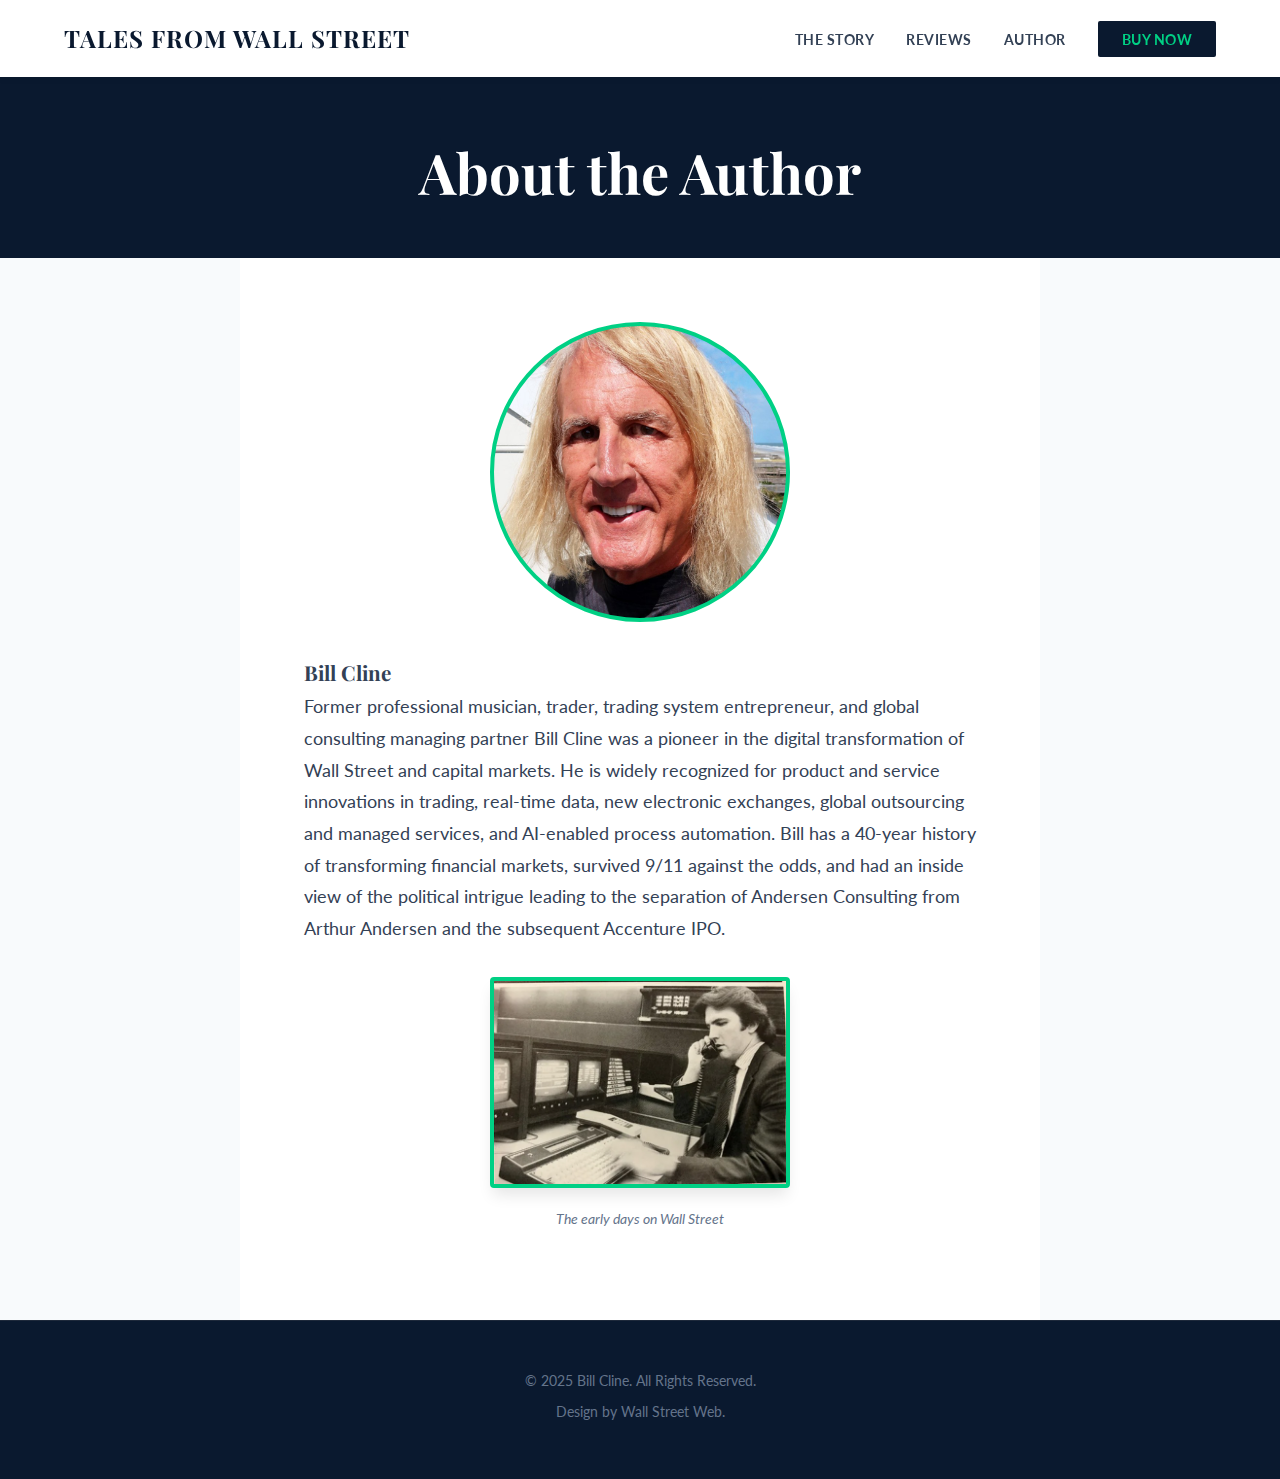
<file: test.html>
<!DOCTYPE html>
<html lang="en">

<head>
    <meta charset="UTF-8">
    <meta name="viewport" content="width=device-width, initial-scale=1.0">
    <title>About the Author - Tales From Wall Street</title>
    <meta name="description" content="About Bill Cline — former Accenture managing partner and trading technology pioneer. Learn about his 40-year career transforming capital markets.">
    <meta name="keywords" content="Bill Cline, Wall Street memoir, author bio, Accenture, trading technology, financial memoir, capital markets, 9/11 survivor">
    <meta name="author" content="Bill Cline">

    <!-- Google Fonts -->
    <link rel="preconnect" href="https://fonts.googleapis.com">
    <link rel="preconnect" href="https://fonts.gstatic.com" crossorigin>
    <link
        href="https://fonts.googleapis.com/css2?family=Lato:wght@300;400;700&family=Playfair+Display:ital,wght@0,400;0,700;1,400&display=swap"
        rel="stylesheet">

    <!-- Link to external CSS -->
    <link rel="stylesheet" href="style.css">
    <style>
        .about-page-header {
            background: var(--primary);
            color: var(--white);
            text-align: center;
            padding: 4rem 5% 2rem;
        }

        .about-content-section {
            padding: 4rem 5%;
            max-width: 800px;
            margin: 0 auto;
            background: var(--white);
        }

        .bio-text {
            font-size: 1.1rem;
            line-height: 1.8;
            color: var(--text-dark);
        }

        .bio-text p {
            margin-bottom: 1.5rem;
        }
    </style>
</head>

<body>

    <!-- NAV -->
    <nav class="navbar">
        <a href="index.html" class="logo">Tales From Wall Street</a>
        <button class="mobile-toggle" aria-label="Toggle navigation">
            <span class="bar"></span>
            <span class="bar"></span>
            <span class="bar"></span>
        </button>
        <ul class="nav-links">
            <li><a href="index.html#about">The Story</a></li>
            <li><a href="index.html#reviews">Reviews</a></li>
            <li><a href="index.html#author">Author</a></li>
            <li><a href="index.html#buy" class="btn-nav">Buy Now</a></li>
        </ul>
    </nav>

    <!-- HEADER -->
    <header class="about-page-header">
        <h1>About the Author</h1>
    </header>

    <!-- MAIN CONTENT -->
    <main class="about-content-section">
        <div class="author-container"
            style="box-shadow: none; padding: 0; background: transparent; flex-direction: column; text-align: center; gap: 2rem;">
            <div class="author-img" style="width: 300px; height: 300px;"></div>
            <div class="bio-text" style="text-align: left;">
                <h3>Bill Cline</h3>
                <p>Former professional musician, trader, trading system entrepreneur, and global consulting managing
                    partner Bill Cline was a pioneer in the digital transformation of Wall Street and capital markets.
                    He is widely recognized for product and service innovations in trading, real-time data, new
                    electronic exchanges, global outsourcing and managed services, and AI-enabled process automation.
                    Bill has a 40-year history of transforming financial markets, survived 9/11 against the odds, and
                    had an inside view of the political intrigue leading to the separation of Andersen Consulting from
                    Arthur Andersen and the subsequent Accenture IPO.</p>

                <div style="margin-top: 2rem; text-align: center;">
                    <picture>
                        <source type="image/webp" srcset="images/younger-300.webp 300w, images/younger-600.webp 600w" sizes="(max-width: 480px) 300px, 600px">
                        <img src="images/younger-300.jpg" srcset="images/younger-300.jpg 300w, images/younger-600.jpg 600w" sizes="(max-width: 480px) 300px, 600px" alt="Bill Cline - Earlier Years" style="max-width: 300px; height: auto; border: 4px solid var(--accent); border-radius: 4px; box-shadow: 0 10px 15px -3px rgba(0, 0, 0, 0.1);" loading="lazy">
                    </picture>
                    <p style="font-size: 0.9rem; color: #64748b; margin-top: 0.5rem; font-style: italic;">The early days
                        on Wall Street</p>
                </div>
            </div>
        </div>
    </main>

    <!-- FOOTER -->
    <footer>
        <p>&copy; 2025 Bill Cline. All Rights Reserved.</p>
        <p>Design by Wall Street Web.</p>
    </footer>

    <!-- Link to external JS -->
    <script src="script.js"></script>

</body>

</html>
</file>
<file: style.css>
/* --- CSS VARIABLES & RESET --- */
:root {
    --primary: #0a192f;
    /* Deep Navy */
    --secondary: #172a45;
    /* Lighter Navy */
    --accent: #00d084;
    /* Bull Market Green */
    --danger: #ef4444;
    /* Bear Market Red */
    --text-light: #e2e8f0;
    --text-dark: #334155;
    --bg-light: #f8fafc;
    --white: #ffffff;
    --gold: #fbbf24;

    --font-head: 'Playfair Display', serif;
    --font-body: 'Lato', sans-serif;
}

* {
    margin: 0;
    padding: 0;
    box-sizing: border-box;
}

html {
    scroll-behavior: smooth;
}

body {
    font-family: var(--font-body);
    color: var(--text-dark);
    background: var(--bg-light);
    line-height: 1.6;
    overflow-x: hidden;
}

/* --- TYPOGRAPHY --- */
h1,
h2,
h3,
h4 {
    font-family: var(--font-head);
    font-weight: 700;
}

.nav-links a:hover {
    color: var(--primary);
}

h1 {
    font-size: 3.5rem;
    line-height: 1.1;
    margin-bottom: 1.5rem;
}

h2 {
    font-size: 2.5rem;
    text-align: center;
    margin-bottom: 1rem;
    position: relative;
    display: inline-block;
}

.section-header {
    text-align: center;
    margin-bottom: 3rem;
}

.section-header p {
    font-size: 1.1rem;
    color: #64748b;
    max-width: 600px;
    margin: 0 auto;
}

/* --- NAVIGATION --- */
.navbar {
    display: flex;
    justify-content: space-between;
    align-items: center;
    padding: 1.2rem 5%;
    background: var(--white);
    box-shadow: 0 4px 6px -1px rgba(0, 0, 0, 0.05);
    position: sticky;
    top: 0;
    z-index: 1000;
}

.logo {
    font-family: var(--font-head);
    font-size: 1.5rem;
    font-weight: 700;
    color: var(--primary);
    text-transform: uppercase;
    letter-spacing: 1px;
    text-decoration: none;
}

.nav-links {
    list-style: none;
    display: flex;
    gap: 2rem;
    align-items: center;
}

.nav-links a {
    text-decoration: none;
    color: var(--text-dark);
    font-weight: 700;
    font-size: 0.9rem;
    text-transform: uppercase;
    letter-spacing: 0.5px;
    transition: color 0.3s;
}

/* Mobile Toggle */
.mobile-toggle {
    display: none;
    flex-direction: column;
    justify-content: space-between;
    width: 30px;
    height: 21px;
    background: transparent;
    border: none;
    cursor: pointer;
    z-index: 1001;
}

.bar {
    width: 100%;
    height: 3px;
    background-color: var(--primary);
    border-radius: 3px;
    transition: all 0.3s ease;
}

.mobile-toggle.active .bar:nth-child(1) {
    transform: translateY(9px) rotate(45deg);
}

.mobile-toggle.active .bar:nth-child(2) {
    opacity: 0;
}

.mobile-toggle.active .bar:nth-child(3) {
    transform: translateY(-9px) rotate(-45deg);
}

.btn-nav {
    background-color: var(--primary);
    color: var(--accent) !important;
    padding: 0.6rem 1.5rem;
    border-radius: 2px;
    transition: all 0.3s;
}

.btn-nav:hover {
    background-color: var(--secondary);
    transform: translateY(-2px);
}

/* --- HERO SECTION --- */
.hero {
    display: flex;
    align-items: center;
    justify-content: space-between;
    padding: 4rem 5% 6rem 5%;
    background: linear-gradient(135deg, #f8fafc 0%, #e2e8f0 100%);
    min-height: 90vh;
    position: relative;
}

.hero-content {
    flex: 1;
    max-width: 600px;
    z-index: 2;
}

.tagline {
    display: inline-block;
    background: rgba(0, 208, 132, 0.1);
    color: #059669;
    /* Darker green for text */
    padding: 0.5rem 1rem;
    font-weight: 700;
    font-size: 0.85rem;
    text-transform: uppercase;
    letter-spacing: 1.5px;
    margin-bottom: 1.5rem;
    border-left: 3px solid var(--accent);
}

.hero p {
    font-size: 1.25rem;
    color: #475569;
    margin-bottom: 2.5rem;
    font-weight: 300;
}

.cta-group {
    display: flex;
    gap: 1rem;
}

.btn-primary,
.btn-secondary {
    display: inline-flex;
    align-items: center;
    justify-content: center;
    padding: 1rem 2rem;
    text-decoration: none;
    font-weight: 700;
    border-radius: 2px;
    transition: all 0.3s ease;
    text-transform: uppercase;
    font-size: 0.9rem;
    letter-spacing: 1px;
}

.btn-primary {
    background: var(--primary);
    color: var(--white);
    box-shadow: 0 10px 15px -3px rgba(10, 25, 47, 0.3);
}

.btn-primary:hover {
    background: var(--secondary);
    transform: translateY(-2px);
    box-shadow: 0 15px 20px -3px rgba(10, 25, 47, 0.4);
}

.btn-secondary {
    background: transparent;
    color: var(--primary);
    border: 2px solid var(--primary);
}

.btn-secondary:hover {
    background: var(--primary);
    color: var(--white);
}

/* Book 3D Mockup */
.hero-image {
    flex: 1;
    display: flex;
    justify-content: center;
    perspective: 1000px;
    z-index: 2;
}

.book-container {
    position: relative;
    width: 320px;
    height: 480px;
    transform-style: preserve-3d;
    transform: rotateY(-25deg) rotateX(5deg);
    transition: transform 0.5s ease;
    box-shadow: 25px 25px 50px rgba(0, 0, 0, 0.3);
}

.book-container:hover {
    transform: rotateY(-15deg) rotateX(2deg) translateY(-10px);
}

.book-cover {
    position: absolute;
    width: 100%;
    height: 100%;
    background: var(--primary);
    display: flex;
    flex-direction: column;
    justify-content: center;
    align-items: center;
    padding: 2rem;
    text-align: center;
    border: 2px solid #2d3e56;
}

/* Mockup Design details */
.book-cover::before {
    content: '';
    position: absolute;
    left: 10px;
    top: 0;
    bottom: 0;
    width: 2px;
    background: rgba(255, 255, 255, 0.1);
}

.book-title {
    font-family: var(--font-head);
    color: var(--white);
    font-size: 2.5rem;
    line-height: 1;
    margin-bottom: 0.5rem;
    border-bottom: 1px solid var(--accent);
    padding-bottom: 1rem;
}

.book-author {
    color: var(--accent);
    font-size: 1rem;
    text-transform: uppercase;
    letter-spacing: 2px;
    margin-top: 1rem;
}

.book-spine {
    position: absolute;
    top: 0;
    left: 0;
    width: 40px;
    height: 100%;
    background: #050d18;
    transform: rotateY(-90deg) translateX(-20px);
    transform-origin: left;
}

.book-wrapper {
    position: relative;
    display: inline-block;
    /* Ensure the wrapper respects the constraints of the image */
    width: fit-content;
}

.author-overlay {
    position: absolute;
    /* Positioning it within the black neck area */
    bottom: 65px;
    left: 50%;
    transform: translateX(-50%);
    width: 50px;
    height: 50px;
    border-radius: 50%;
    border: 2px solid var(--white);
    box-shadow: 0 4px 8px rgba(0, 0, 0, 0.3);
    z-index: 10;
    object-fit: cover;
}

/* --- TICKER TAPE --- */
.ticker-wrap {
    width: 100%;
    background: var(--primary);
    color: var(--white);
    padding: 12px 0;
    border-top: 1px solid #1e293b;
    border-bottom: 1px solid #1e293b;
    overflow: hidden;
    white-space: nowrap;
    position: relative;
    z-index: 5;
}

.ticker {
    display: inline-block;
    animation: ticker 25s linear infinite;
}

.ticker:hover {
    animation-play-state: paused;
}

.ticker-item {
    display: inline-block;
    padding: 0 2rem;
    font-family: 'Courier New', monospace;
    font-weight: 700;
    font-size: 1.1rem;
}

.up {
    color: var(--accent);
}

.down {
    color: var(--danger);
}

@keyframes ticker {
    0% {
        transform: translateX(0);
    }

    100% {
        transform: translateX(-100%);
    }
}

/* --- ABOUT SECTION --- */
.section {
    padding: 6rem 5%;
}

.grid-3 {
    display: grid;
    grid-template-columns: repeat(auto-fit, minmax(300px, 1fr));
    gap: 2.5rem;
    max-width: 1200px;
    margin: 0 auto;
}

.grid-4 {
    display: grid;
    grid-template-columns: repeat(auto-fit, minmax(250px, 1fr));
    gap: 2.5rem;
    max-width: 1200px;
    margin: 0 auto;
}

.feature-card {
    background: var(--white);
    padding: 2.5rem;
    border-radius: 4px;
    border-top: 4px solid var(--accent);
    box-shadow: 0 10px 30px -10px rgba(0, 0, 0, 0.08);
    transition: transform 0.3s;
}

.feature-card:hover {
    transform: translateY(-5px);
}

.feature-card h3 {
    font-size: 1.5rem;
    margin-bottom: 1rem;
    color: var(--secondary);
}

.feature-card p {
    color: #64748b;
}

/* --- REVIEWS (Social Proof) --- */
.reviews-section {
    background: var(--primary);
    color: var(--white);
    text-align: center;
}

.reviews-section h2 {
    color: var(--white);
}

.reviews-section p {
    color: #94a3b8;
}

.review-card {
    background: rgba(255, 255, 255, 0.05);
    padding: 2.5rem;
    border-radius: 4px;
    position: relative;
    border: 1px solid rgba(255, 255, 255, 0.1);
}

.stars {
    color: var(--gold);
    margin-bottom: 1rem;
    font-size: 1.2rem;
}

.review-text {
    font-style: italic;
    font-size: 1.2rem;
    line-height: 1.6;
    margin-bottom: 1.5rem;
    font-family: var(--font-head);
}

.review-author {
    font-weight: 700;
    color: var(--accent);
    font-size: 0.9rem;
    text-transform: uppercase;
    letter-spacing: 1px;
}

/* --- AUTHOR SECTION --- */
.author-section {
    background: #f1f5f9;
    display: flex;
    align-items: center;
    justify-content: center;
}

.author-container {
    display: flex;
    max-width: 1000px;
    gap: 4rem;
    align-items: center;
    background: var(--white);
    padding: 3rem;
    box-shadow: 0 20px 25px -5px rgba(0, 0, 0, 0.1);
}

.author-img {
    width: 250px;
    height: 250px;
    background-color: #cbd5e1;
    border-radius: 50%;
    /* Circle image */
    flex-shrink: 0;
    /* Use optimized background images with a larger fallback for bigger screens */
    background-image: url('images/image-800.jpg');
    background-position: center;
    background-repeat: no-repeat;
    background-size: cover;
    border: 4px solid var(--accent);

    @media (min-width: 1000px) {
        .author-img {
            background-image: url('images/image-1600.jpg');
        }
    }
}

.author-bio-link {
    display: inline-block;
    margin-top: 1rem;
    color: var(--primary);
    font-weight: 700;
    text-decoration: none;
    border-bottom: 2px solid transparent;
    transition: border-color 0.3s;
}

.author-bio-link:hover {
    border-color: var(--accent);
}

.author-content h3 {
    margin-bottom: 1rem;
    font-size: 2rem;
}

/* --- PURCHASE SECTION --- */
.purchase-section {
    text-align: center;
    background: var(--white);
    padding-bottom: 8rem;
}

.vendor-grid {
    display: flex;
    justify-content: center;
    gap: 1.5rem;
    flex-wrap: wrap;
    margin-top: 3rem;
}

.vendor-btn {
    padding: 1rem 2.5rem;
    border: 2px solid #cbd5e1;
    background: transparent;
    font-weight: 700;
    color: var(--text-dark);
    cursor: pointer;
    transition: all 0.2s;
    min-width: 200px;
    border-radius: 4px;
    text-transform: uppercase;
    letter-spacing: 0.5px;
}

.vendor-btn.primary {
    background: #FF9900;
    /* Amazon Orange */
    border-color: #FF9900;
    color: var(--white);
}

.vendor-btn:hover {
    transform: translateY(-3px);
    box-shadow: 0 10px 15px -3px rgba(0, 0, 0, 0.1);
}

/* --- FOOTER --- */
footer {
    background: var(--primary);
    color: #64748b;
    padding: 3rem 5%;
    text-align: center;
    font-size: 0.9rem;
    border-top: 1px solid #1e293b;
}

footer p {
    margin-bottom: 0.5rem;
}

/* --- RESPONSIVE DESIGN --- */
@media (max-width: 900px) {
    h1 {
        font-size: 2.5rem;
    }

    .hero {
        flex-direction: column;
        text-align: center;
        padding-top: 2rem;
    }

    .hero-content {
        margin-bottom: 3rem;
    }

    .nav-links {
        position: fixed;
        right: -100%;
        top: 70px;
        flex-direction: column;
        background-color: var(--white);
        width: 100%;
        text-align: center;
        transition: 0.3s;
        box-shadow: 0 10px 27px rgba(0, 0, 0, 0.05);
        padding: 2rem 0;
        gap: 2rem;
    }

    .nav-links.active {
        right: 0;
    }

    .mobile-toggle {
        display: flex;
    }

    /* Hidden on mobile for simplicity */
    .author-container {
        flex-direction: column;
        text-align: center;
        padding: 2rem;
    }

    .cta-group {
        justify-content: center;
    }
}
</file>
